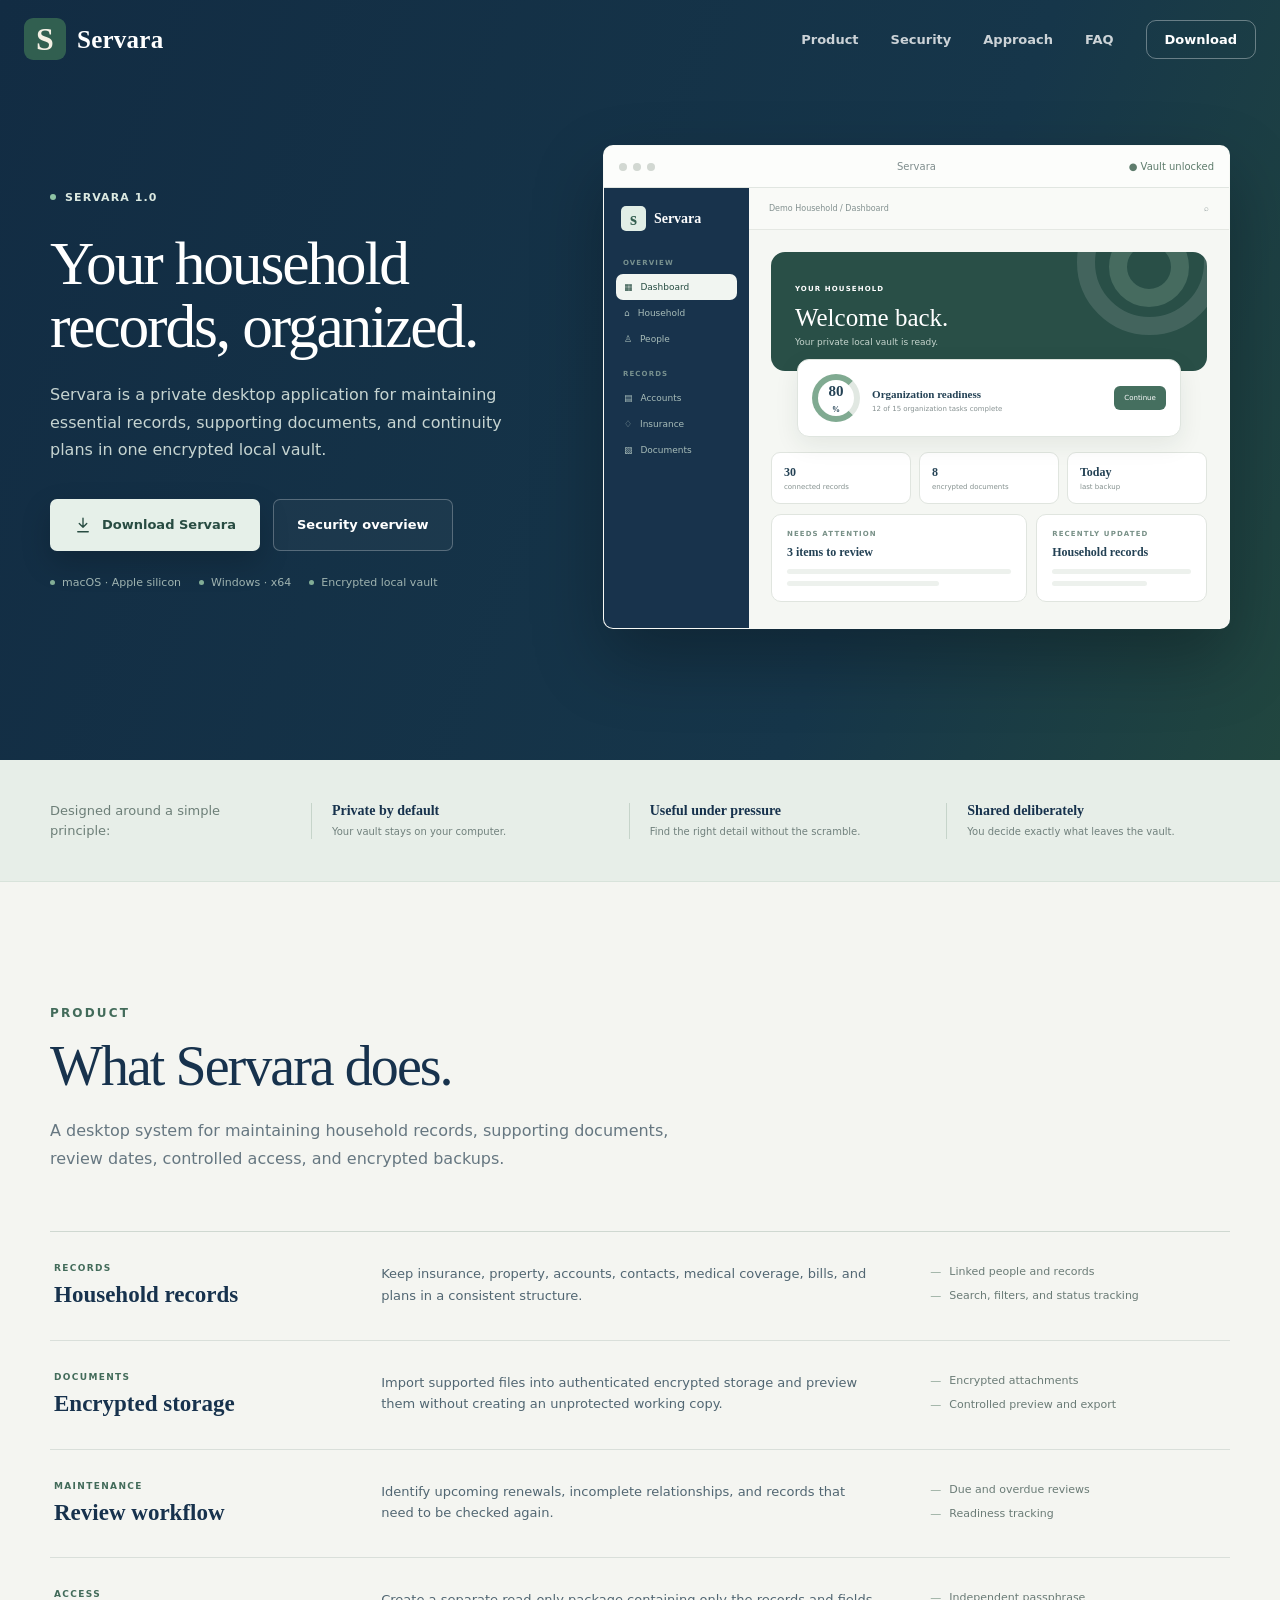
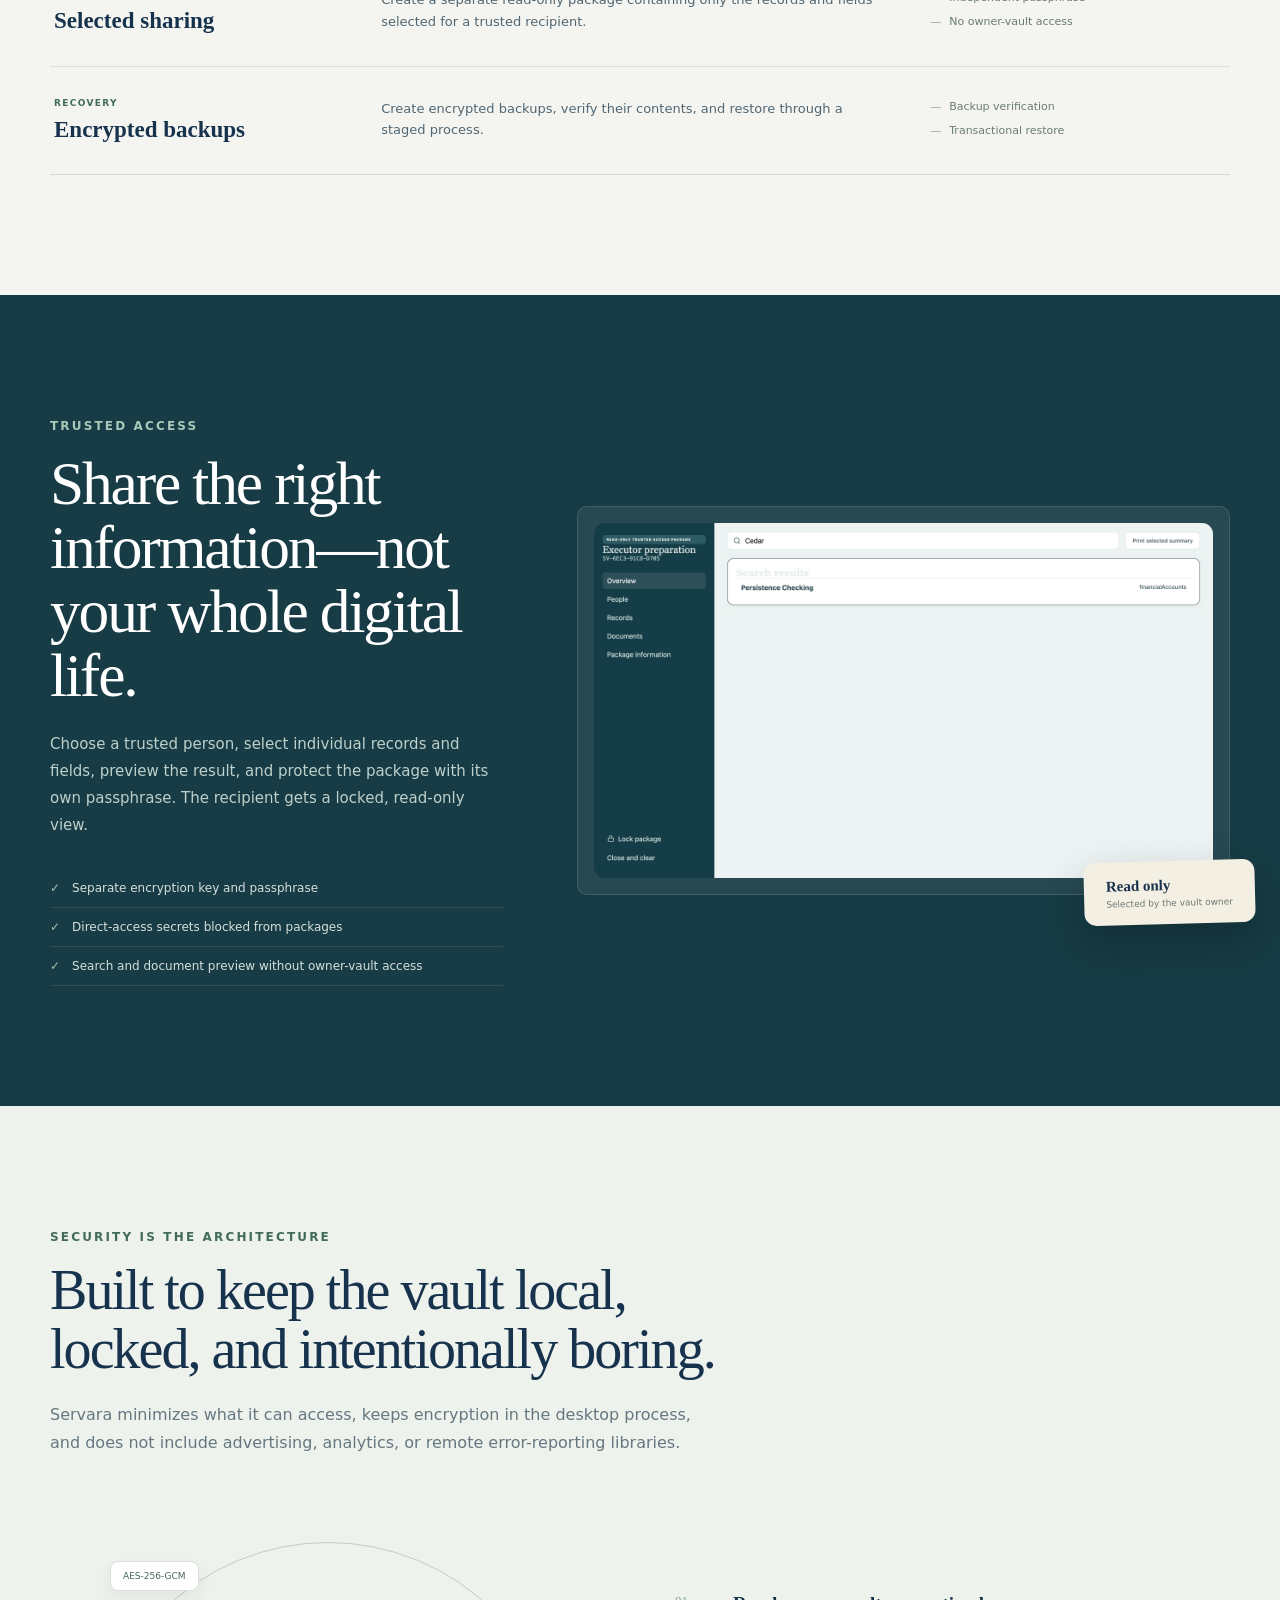
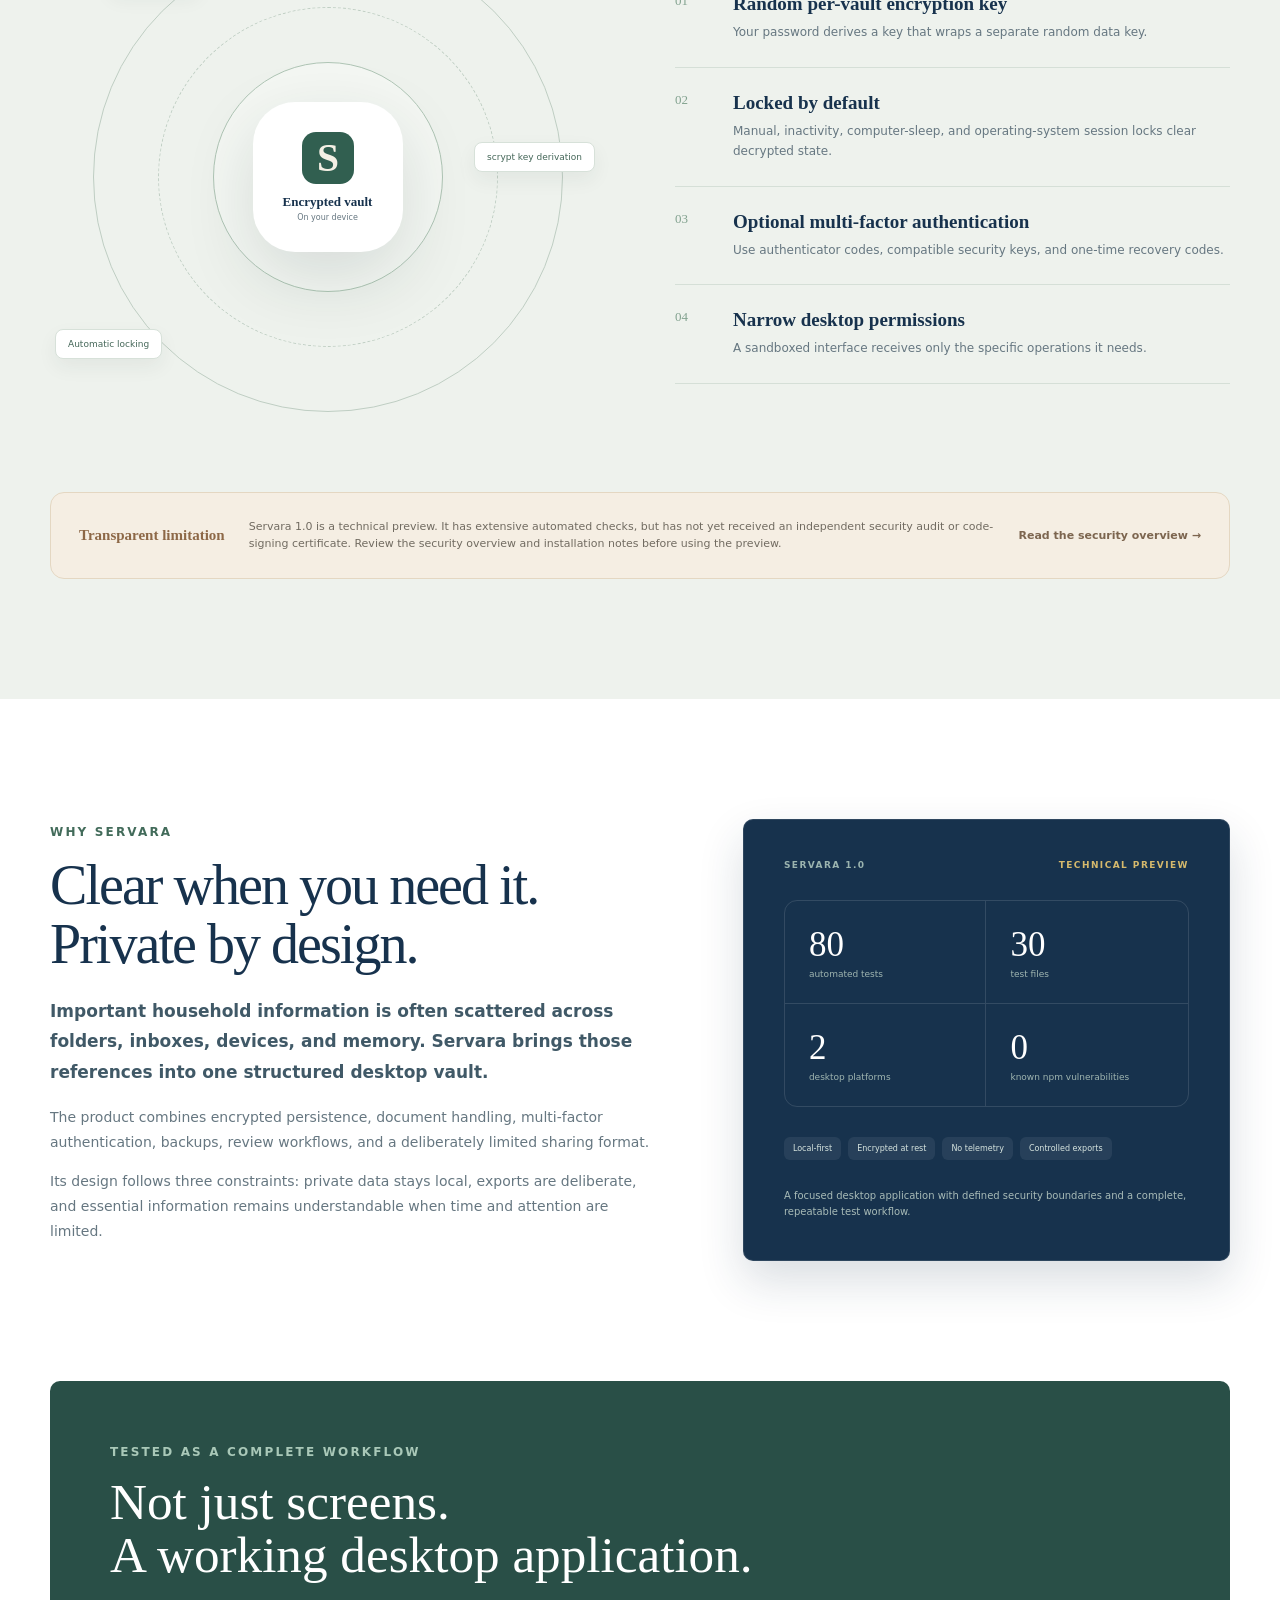
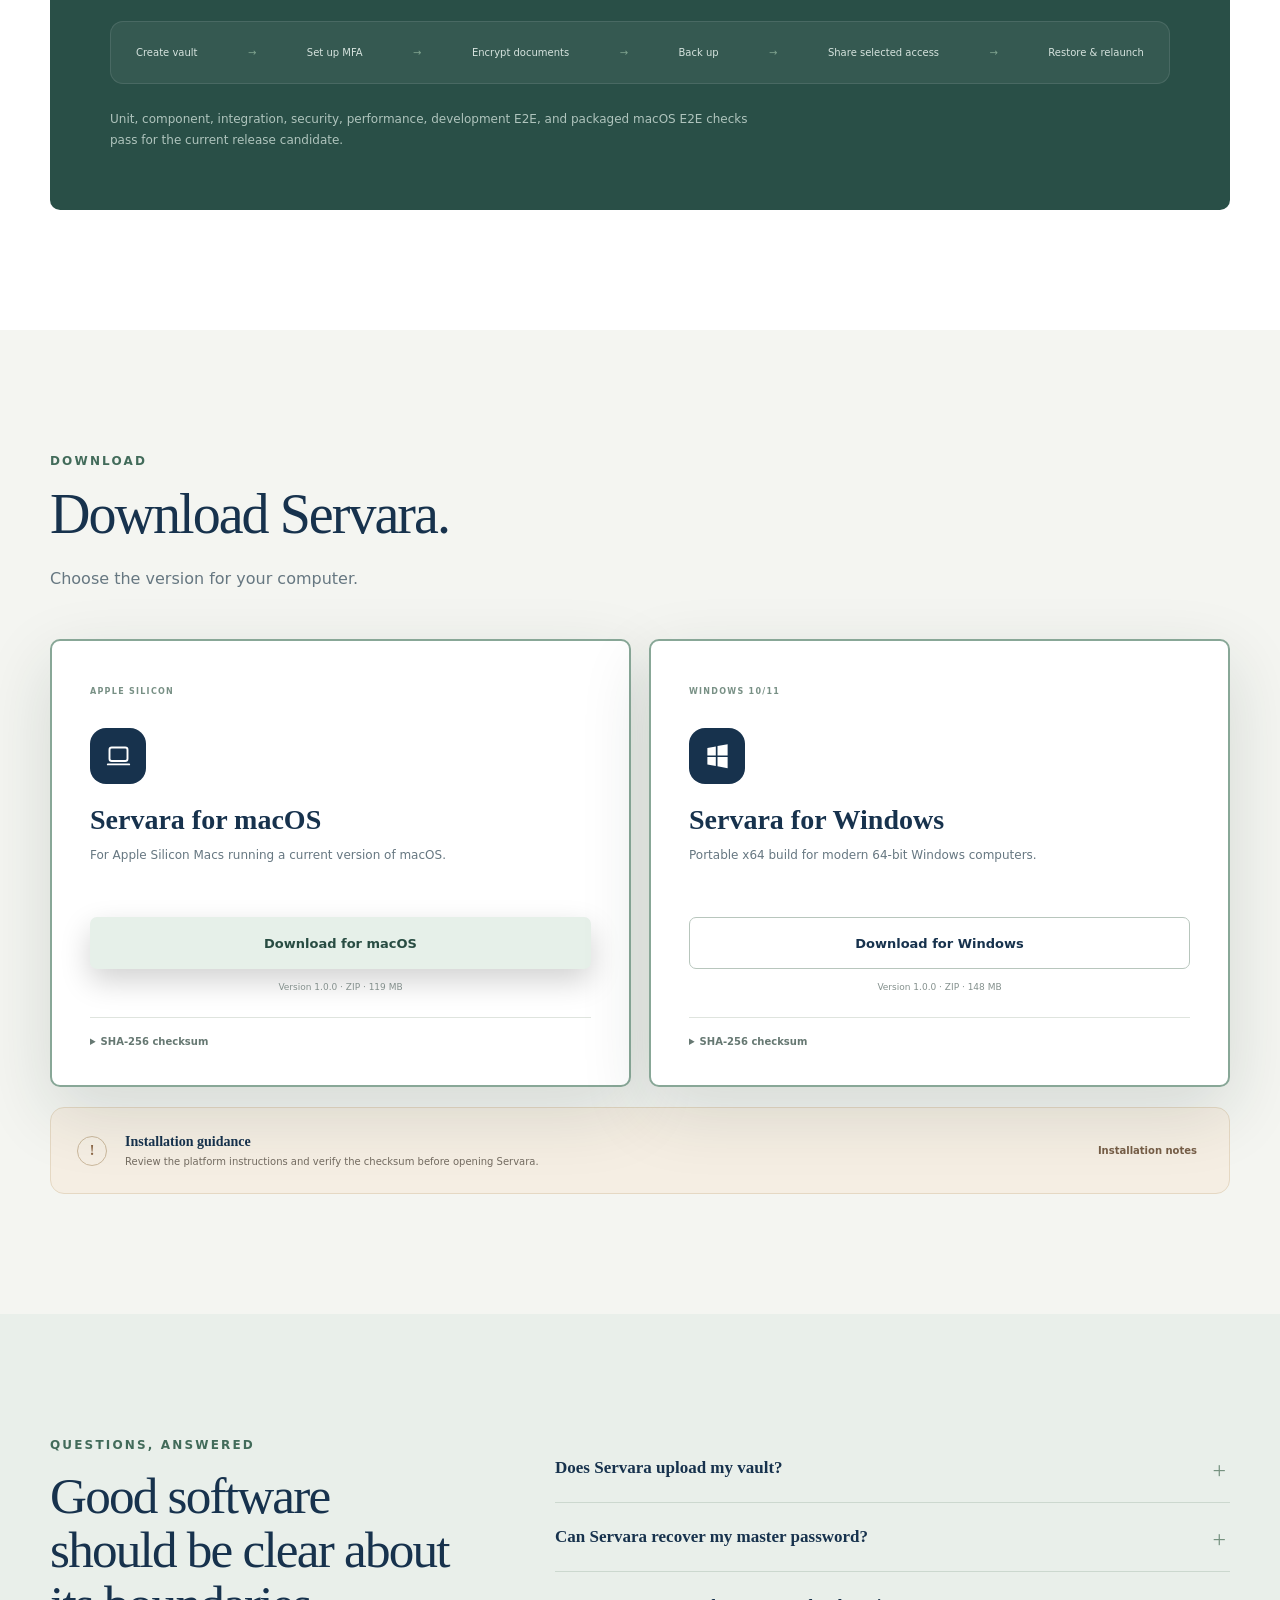
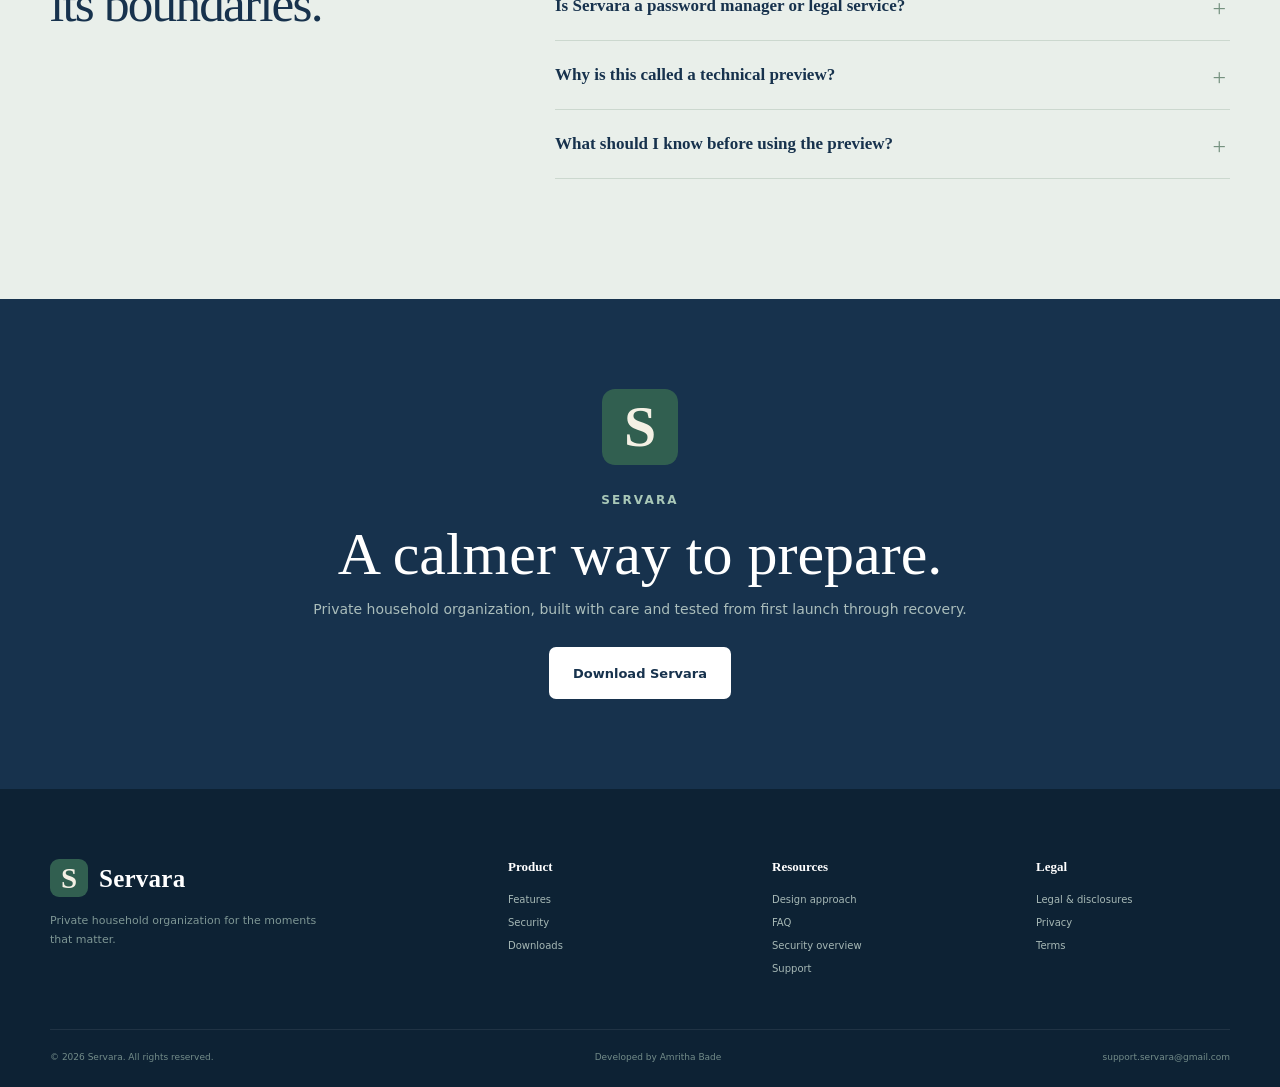
<file: index.html>
<!doctype html>
<html lang="en">
  <head>
    <meta charset="UTF-8" />
    <meta name="viewport" content="width=device-width, initial-scale=1.0" />
    <meta
      name="description"
      content="Servara is a private, offline-first desktop organizer for the household information that matters most."
    />
    <meta name="theme-color" content="#17324d" />
    <meta property="og:title" content="Servara — Your household, thoughtfully organized" />
    <meta
      property="og:description"
      content="A private, encrypted desktop home for documents, plans, and the details your household may need."
    />
    <meta property="og:type" content="website" />
    <link rel="icon" href="assets/servara-mark.svg" type="image/svg+xml" />
    <link rel="stylesheet" href="styles.css" />
    <script src="script.js" defer></script>
    <title>Servara — Private household organization</title>
  </head>
  <body>
    <a class="skip-link" href="#main">Skip to content</a>

    <header class="site-header" data-header>
      <div class="nav-shell">
        <a class="wordmark" href="#top" aria-label="Servara home">
          <img src="assets/servara-mark.svg" alt="" width="42" height="42" />
          <span>Servara</span>
        </a>
        <button class="menu-button" type="button" aria-expanded="false" aria-controls="site-nav">
          <span></span><span></span><span></span><span class="sr-only">Open navigation</span>
        </button>
        <nav id="site-nav" aria-label="Primary navigation">
          <a href="#product">Product</a>
          <a href="#security">Security</a>
          <a href="#story">Approach</a>
          <a href="#faq">FAQ</a>
          <a class="nav-download" href="#download">Download</a>
        </nav>
      </div>
    </header>

    <main id="main">
      <section class="hero" id="top">
        <div class="hero-glow glow-one"></div>
        <div class="hero-glow glow-two"></div>
        <div class="shell hero-grid">
          <div class="hero-copy reveal">
            <div class="status-pill"><span></span> Servara 1.0</div>
            <h1>Your household records, organized.</h1>
            <p class="hero-lede">
              Servara is a private desktop application for maintaining essential records, supporting
              documents, and continuity plans in one encrypted local vault.
            </p>
            <div class="hero-actions">
              <a
                class="button primary"
                data-download-direct
                data-platform="auto"
                href="https://github.com/amrithasb/servara/releases/download/v1.0.0/Servara-1.0.0-macOS-arm64.zip"
              >
                <svg aria-hidden="true" viewBox="0 0 24 24">
                  <path d="M12 3v12m-5-5 5 5 5-5M5 21h14" />
                </svg>
                <span>Download Servara</span>
              </a>
              <a class="button secondary" href="#security">Security overview</a>
            </div>
            <div class="hero-notes" aria-label="Product highlights">
              <span><i></i> macOS · Apple silicon</span>
              <span><i></i> Windows · x64</span>
              <span><i></i> Encrypted local vault</span>
            </div>
          </div>

          <div class="product-frame reveal" aria-label="Servara dashboard preview">
            <div class="window-bar">
              <div class="window-dots"><i></i><i></i><i></i></div>
              <span>Servara</span>
              <span class="window-lock">● Vault unlocked</span>
            </div>
            <div class="app-preview">
              <aside class="preview-sidebar">
                <div class="preview-brand"><b>s</b><strong>Servara</strong></div>
                <small>OVERVIEW</small>
                <div class="preview-nav active"><span>▦</span> Dashboard</div>
                <div class="preview-nav"><span>⌂</span> Household</div>
                <div class="preview-nav"><span>♙</span> People</div>
                <small>RECORDS</small>
                <div class="preview-nav"><span>▤</span> Accounts</div>
                <div class="preview-nav"><span>♢</span> Insurance</div>
                <div class="preview-nav"><span>▧</span> Documents</div>
              </aside>
              <div class="preview-main">
                <div class="preview-topbar"><span>Demo Household / Dashboard</span><b>⌕</b></div>
                <div class="preview-content">
                  <div class="welcome-card">
                    <small>YOUR HOUSEHOLD</small>
                    <h2>Welcome back.</h2>
                    <p>Your private local vault is ready.</p>
                    <span class="orbit orbit-one"></span><span class="orbit orbit-two"></span>
                  </div>
                  <div class="readiness-card">
                    <div class="score">80<small>%</small></div>
                    <div>
                      <b>Organization readiness</b>
                      <p>12 of 15 organization tasks complete</p>
                    </div>
                    <span class="mini-button">Continue</span>
                  </div>
                  <div class="preview-stats">
                    <div><span>30</span><small>connected records</small></div>
                    <div><span>8</span><small>encrypted documents</small></div>
                    <div><span>Today</span><small>last backup</small></div>
                  </div>
                  <div class="preview-bottom">
                    <div>
                      <small>NEEDS ATTENTION</small><b>3 items to review</b><span></span
                      ><span></span>
                    </div>
                    <div>
                      <small>RECENTLY UPDATED</small><b>Household records</b><span></span
                      ><span></span>
                    </div>
                  </div>
                </div>
              </div>
            </div>
          </div>
        </div>
      </section>

      <section class="trust-strip" aria-label="Servara principles">
        <div class="shell trust-grid">
          <p>Designed around a simple principle:</p>
          <div>
            <strong>Private by default</strong><span>Your vault stays on your computer.</span>
          </div>
          <div>
            <strong>Useful under pressure</strong
            ><span>Find the right detail without the scramble.</span>
          </div>
          <div>
            <strong>Shared deliberately</strong
            ><span>You decide exactly what leaves the vault.</span>
          </div>
        </div>
      </section>

      <section class="section product-section" id="product">
        <div class="shell">
          <div class="section-heading reveal">
            <span class="eyebrow">PRODUCT</span>
            <h2>What Servara does.</h2>
            <p>
              A desktop system for maintaining household records, supporting documents, review
              dates, controlled access, and encrypted backups.
            </p>
          </div>
          <div class="capability-list">
            <article class="capability reveal">
              <div class="capability-name">
                <span>Records</span>
                <h3>Household records</h3>
              </div>
              <p>
                Keep insurance, property, accounts, contacts, medical coverage, bills, and plans in
                a consistent structure.
              </p>
              <ul>
                <li>Linked people and records</li>
                <li>Search, filters, and status tracking</li>
              </ul>
            </article>
            <article class="capability reveal">
              <div class="capability-name">
                <span>Documents</span>
                <h3>Encrypted storage</h3>
              </div>
              <p>
                Import supported files into authenticated encrypted storage and preview them without
                creating an unprotected working copy.
              </p>
              <ul>
                <li>Encrypted attachments</li>
                <li>Controlled preview and export</li>
              </ul>
            </article>
            <article class="capability reveal">
              <div class="capability-name">
                <span>Maintenance</span>
                <h3>Review workflow</h3>
              </div>
              <p>
                Identify upcoming renewals, incomplete relationships, and records that need to be
                checked again.
              </p>
              <ul>
                <li>Due and overdue reviews</li>
                <li>Readiness tracking</li>
              </ul>
            </article>
            <article class="capability reveal">
              <div class="capability-name">
                <span>Access</span>
                <h3>Selected sharing</h3>
              </div>
              <p>
                Create a separate read-only package containing only the records and fields selected
                for a trusted recipient.
              </p>
              <ul>
                <li>Independent passphrase</li>
                <li>No owner-vault access</li>
              </ul>
            </article>
            <article class="capability reveal">
              <div class="capability-name">
                <span>Recovery</span>
                <h3>Encrypted backups</h3>
              </div>
              <p>
                Create encrypted backups, verify their contents, and restore through a staged
                process.
              </p>
              <ul>
                <li>Backup verification</li>
                <li>Transactional restore</li>
              </ul>
            </article>
          </div>
        </div>
      </section>

      <section class="section access-section">
        <div class="shell access-grid">
          <div class="access-copy reveal">
            <span class="eyebrow light">TRUSTED ACCESS</span>
            <h2>Share the right information—not your whole digital life.</h2>
            <p>
              Choose a trusted person, select individual records and fields, preview the result, and
              protect the package with its own passphrase. The recipient gets a locked, read-only
              view.
            </p>
            <ul>
              <li><span>✓</span> Separate encryption key and passphrase</li>
              <li><span>✓</span> Direct-access secrets blocked from packages</li>
              <li><span>✓</span> Search and document preview without owner-vault access</li>
            </ul>
          </div>
          <div class="access-visual reveal">
            <img
              src="assets/trusted-access.png"
              alt="Servara read-only Trusted Access package viewer"
            />
            <div class="floating-note">
              <b>Read only</b><span>Selected by the vault owner</span>
            </div>
          </div>
        </div>
      </section>

      <section class="section security-section" id="security">
        <div class="shell">
          <div class="security-heading reveal">
            <span class="eyebrow">SECURITY IS THE ARCHITECTURE</span>
            <h2>Built to keep the vault local,<br />locked, and intentionally boring.</h2>
            <p>
              Servara minimizes what it can access, keeps encryption in the desktop process, and
              does not include advertising, analytics, or remote error-reporting libraries.
            </p>
          </div>
          <div class="security-layout">
            <div class="security-diagram reveal" aria-label="Servara encryption model">
              <div class="diagram-ring ring-three"></div>
              <div class="diagram-ring ring-two"></div>
              <div class="diagram-ring ring-one"></div>
              <div class="diagram-core">
                <img src="assets/servara-mark.svg" alt="" /><b>Encrypted vault</b
                ><span>On your device</span>
              </div>
              <span class="diagram-label label-one">AES-256-GCM</span>
              <span class="diagram-label label-two">scrypt key derivation</span>
              <span class="diagram-label label-three">Automatic locking</span>
            </div>
            <div class="security-list">
              <article class="reveal">
                <span>01</span>
                <div>
                  <h3>Random per-vault encryption key</h3>
                  <p>Your password derives a key that wraps a separate random data key.</p>
                </div>
              </article>
              <article class="reveal">
                <span>02</span>
                <div>
                  <h3>Locked by default</h3>
                  <p>
                    Manual, inactivity, computer-sleep, and operating-system session locks clear
                    decrypted state.
                  </p>
                </div>
              </article>
              <article class="reveal">
                <span>03</span>
                <div>
                  <h3>Optional multi-factor authentication</h3>
                  <p>
                    Use authenticator codes, compatible security keys, and one-time recovery codes.
                  </p>
                </div>
              </article>
              <article class="reveal">
                <span>04</span>
                <div>
                  <h3>Narrow desktop permissions</h3>
                  <p>A sandboxed interface receives only the specific operations it needs.</p>
                </div>
              </article>
            </div>
          </div>
          <div class="security-note reveal">
            <strong>Transparent limitation</strong>
            <p>
              Servara 1.0 is a technical preview. It has extensive automated checks, but has not yet
              received an independent security audit or code-signing certificate. Review the
              security overview and installation notes before using the preview.
            </p>
            <a href="security.html">Read the security overview →</a>
          </div>
        </div>
      </section>

      <section class="section story-section" id="story">
        <div class="shell story-grid">
          <div class="story-copy reveal">
            <span class="eyebrow">WHY SERVARA</span>
            <h2>Clear when you need it. Private by design.</h2>
            <p class="story-lede">
              Important household information is often scattered across folders, inboxes, devices,
              and memory. Servara brings those references into one structured desktop vault.
            </p>
            <p>
              The product combines encrypted persistence, document handling, multi-factor
              authentication, backups, review workflows, and a deliberately limited sharing format.
            </p>
            <p>
              Its design follows three constraints: private data stays local, exports are
              deliberate, and essential information remains understandable when time and attention
              are limited.
            </p>
          </div>
          <div class="project-card reveal">
            <div class="project-card-top"><span>SERVARA 1.0</span><i>TECHNICAL PREVIEW</i></div>
            <dl>
              <div>
                <dt>80</dt>
                <dd>automated tests</dd>
              </div>
              <div>
                <dt>30</dt>
                <dd>test files</dd>
              </div>
              <div>
                <dt>2</dt>
                <dd>desktop platforms</dd>
              </div>
              <div>
                <dt>0</dt>
                <dd>known npm vulnerabilities</dd>
              </div>
            </dl>
            <div class="tool-list">
              <span>Local-first</span><span>Encrypted at rest</span><span>No telemetry</span
              ><span>Controlled exports</span>
            </div>
            <p>
              A focused desktop application with defined security boundaries and a complete,
              repeatable test workflow.
            </p>
          </div>
        </div>
      </section>

      <section class="section testing-section">
        <div class="shell">
          <div class="testing-card reveal">
            <div>
              <span class="eyebrow light">TESTED AS A COMPLETE WORKFLOW</span>
              <h2>Not just screens.<br />A working desktop application.</h2>
            </div>
            <div class="test-flow" aria-label="Tested application workflow">
              <span>Create vault</span><i>→</i><span>Set up MFA</span><i>→</i
              ><span>Encrypt documents</span><i>→</i><span>Back up</span><i>→</i
              ><span>Share selected access</span><i>→</i><span>Restore & relaunch</span>
            </div>
            <p>
              Unit, component, integration, security, performance, development E2E, and packaged
              macOS E2E checks pass for the current release candidate.
            </p>
          </div>
        </div>
      </section>

      <section class="section download-section" id="download">
        <div class="shell">
          <div class="download-heading reveal">
            <span class="eyebrow">DOWNLOAD</span>
            <h2>Download Servara.</h2>
            <p>Choose the version for your computer.</p>
          </div>
          <div class="download-grid">
            <article class="download-card recommended reveal" data-platform-card="mac">
              <span class="recommended-label">APPLE SILICON</span>
              <div class="platform-icon" aria-hidden="true">
                <svg viewBox="0 0 24 24">
                  <rect x="4" y="4" width="16" height="12" rx="2"></rect>
                  <path d="M2.5 19h19"></path>
                </svg>
              </div>
              <h3>Servara for macOS</h3>
              <p>For Apple Silicon Macs running a current version of macOS.</p>
              <a
                class="button primary full"
                data-download-direct
                data-platform="mac"
                href="https://github.com/amrithasb/servara/releases/download/v1.0.0/Servara-1.0.0-macOS-arm64.zip"
              >
                Download for macOS
              </a>
              <small>Version 1.0.0 · ZIP · 119 MB</small>
              <details>
                <summary>SHA-256 checksum</summary>
                <div class="checksum">
                  <code>5959624fc6d5e88fb925389e3cf81b25b2a07f252b62e43d5306edd5dd21aa61</code
                  ><button type="button" data-copy-checksum aria-label="Copy macOS checksum">
                    Copy
                  </button>
                </div>
              </details>
            </article>
            <article class="download-card reveal" data-platform-card="windows">
              <span class="recommended-label">WINDOWS 10/11</span>
              <div class="platform-icon" aria-hidden="true">
                <svg class="windows-mark" viewBox="0 0 24 24">
                  <path
                    d="M3 4.5 10.5 3v8H3zm9-1.8L21 1v10h-9zM3 12.5h7.5v8L3 19zm9 0h9v10l-9-1.8z"
                  ></path>
                </svg>
              </div>
              <h3>Servara for Windows</h3>
              <p>Portable x64 build for modern 64-bit Windows computers.</p>
              <a
                class="button secondary dark full"
                data-download-direct
                data-platform="windows"
                href="https://github.com/amrithasb/servara/releases/download/v1.0.0/Servara-1.0.0-Windows-x64-portable.zip"
              >
                Download for Windows
              </a>
              <small>Version 1.0.0 · ZIP · 148 MB</small>
              <details>
                <summary>SHA-256 checksum</summary>
                <div class="checksum">
                  <code>234a2dd6cb96027fc7ee232a562033a0e6a02d02773340097500d943cb2999ae</code
                  ><button type="button" data-copy-checksum aria-label="Copy Windows checksum">
                    Copy
                  </button>
                </div>
              </details>
            </article>
          </div>
          <div class="install-note reveal">
            <span>!</span>
            <div>
              <strong>Installation guidance</strong>
              <p>
                Review the platform instructions and verify the checksum before opening Servara.
              </p>
            </div>
            <button type="button" data-install-open>Installation notes</button>
          </div>
        </div>
      </section>

      <section class="section faq-section" id="faq">
        <div class="shell faq-grid">
          <div class="faq-heading reveal">
            <span class="eyebrow">QUESTIONS, ANSWERED</span>
            <h2>Good software should be clear about its boundaries.</h2>
          </div>
          <div class="faq-list">
            <details class="reveal">
              <summary>Does Servara upload my vault?</summary>
              <p>
                No. The desktop preview is local-first. Optional shared-vault infrastructure is
                disabled until production services are configured, and Servara includes no analytics
                or advertising.
              </p>
            </details>
            <details class="reveal">
              <summary>Can Servara recover my master password?</summary>
              <p>
                No. There is no password-recovery bypass. Keep your password and an independent
                encrypted backup somewhere safe.
              </p>
            </details>
            <details class="reveal">
              <summary>Is Servara a password manager or legal service?</summary>
              <p>
                No. Servara organizes references and instructions. It does not store account
                passwords, execute transfers, create legal authority, or provide legal, financial,
                tax, medical, or estate-planning advice.
              </p>
            </details>
            <details class="reveal">
              <summary>Why is this called a technical preview?</summary>
              <p>
                The application and workflows have passed the project’s automated and packaged
                tests, but public-release work remains: code signing, notarization, native Windows
                QA, independent reviews, and support infrastructure.
              </p>
            </details>
            <details class="reveal">
              <summary>What should I know before using the preview?</summary>
              <p>
                Servara has not completed code signing or independent security review. Keep original
                documents and current backups, and review the published security overview before
                deciding whether the preview suits your needs.
              </p>
            </details>
          </div>
        </div>
      </section>

      <section class="closing-section">
        <div class="shell closing-card reveal">
          <img src="assets/servara-mark.svg" alt="" width="76" height="76" />
          <span class="eyebrow light">SERVARA</span>
          <h2>A calmer way to prepare.</h2>
          <p>
            Private household organization, built with care and tested from first launch through
            recovery.
          </p>
          <a class="button light-button" href="#download">Download Servara</a>
        </div>
      </section>
    </main>

    <footer>
      <div class="shell footer-grid">
        <div>
          <a class="wordmark footer-wordmark" href="#top"
            ><img src="assets/servara-mark.svg" alt="" width="38" height="38" /><span
              >Servara</span
            ></a
          >
          <p>Private household organization for the moments that matter.</p>
        </div>
        <div>
          <strong>Product</strong><a href="#product">Features</a><a href="#security">Security</a
          ><a href="#download">Downloads</a>
        </div>
        <div>
          <strong>Resources</strong><a href="#story">Design approach</a><a href="#faq">FAQ</a
          ><a href="security.html">Security overview</a
          ><a href="mailto:support.servara@gmail.com">Support</a>
        </div>
        <div>
          <strong>Legal</strong><a href="legal.html">Legal & disclosures</a
          ><a href="privacy.html">Privacy</a><a href="terms.html">Terms</a>
        </div>
      </div>
      <div class="shell footer-bottom">
        <span>© <span data-year></span> Servara. All rights reserved.</span>
        <span>Developed by Amritha Bade</span>
        <a href="mailto:support.servara@gmail.com">support.servara@gmail.com</a>
      </div>
    </footer>

    <dialog class="install-dialog" data-install-dialog aria-labelledby="install-title">
      <button class="dialog-close" type="button" data-install-close aria-label="Close">×</button>
      <p class="eyebrow">INSTALLATION</p>
      <h2 id="install-title">Running Servara</h2>
      <div class="install-tabs" role="tablist" aria-label="Installation platform">
        <button type="button" role="tab" aria-selected="true" data-install-tab="mac">macOS</button>
        <button type="button" role="tab" aria-selected="false" data-install-tab="windows">
          Windows
        </button>
      </div>
      <div data-install-panel="mac">
        <ol>
          <li>Download and unzip the macOS archive.</li>
          <li>Move <strong>Servara.app</strong> into Applications.</li>
          <li>Verify the SHA-256 checksum shown on this page.</li>
          <li>
            Because the preview is unsigned, macOS will warn that it cannot verify the developer.
            Only override Gatekeeper if you trust this project and understand the risk.
          </li>
        </ol>
      </div>
      <div data-install-panel="windows" hidden>
        <ol>
          <li>Download and unzip the Windows archive.</li>
          <li>Verify the SHA-256 checksum shown on this page.</li>
          <li>Open <strong>Servara.exe</strong> from the extracted folder.</li>
          <li>
            Windows SmartScreen may warn about an unrecognized application because the preview is
            unsigned. Continue only if you trust this project and understand the risk.
          </li>
        </ol>
      </div>
      <p class="install-caution">Never disable system-wide security protections to run Servara.</p>
    </dialog>
  </body>
</html>
</file>
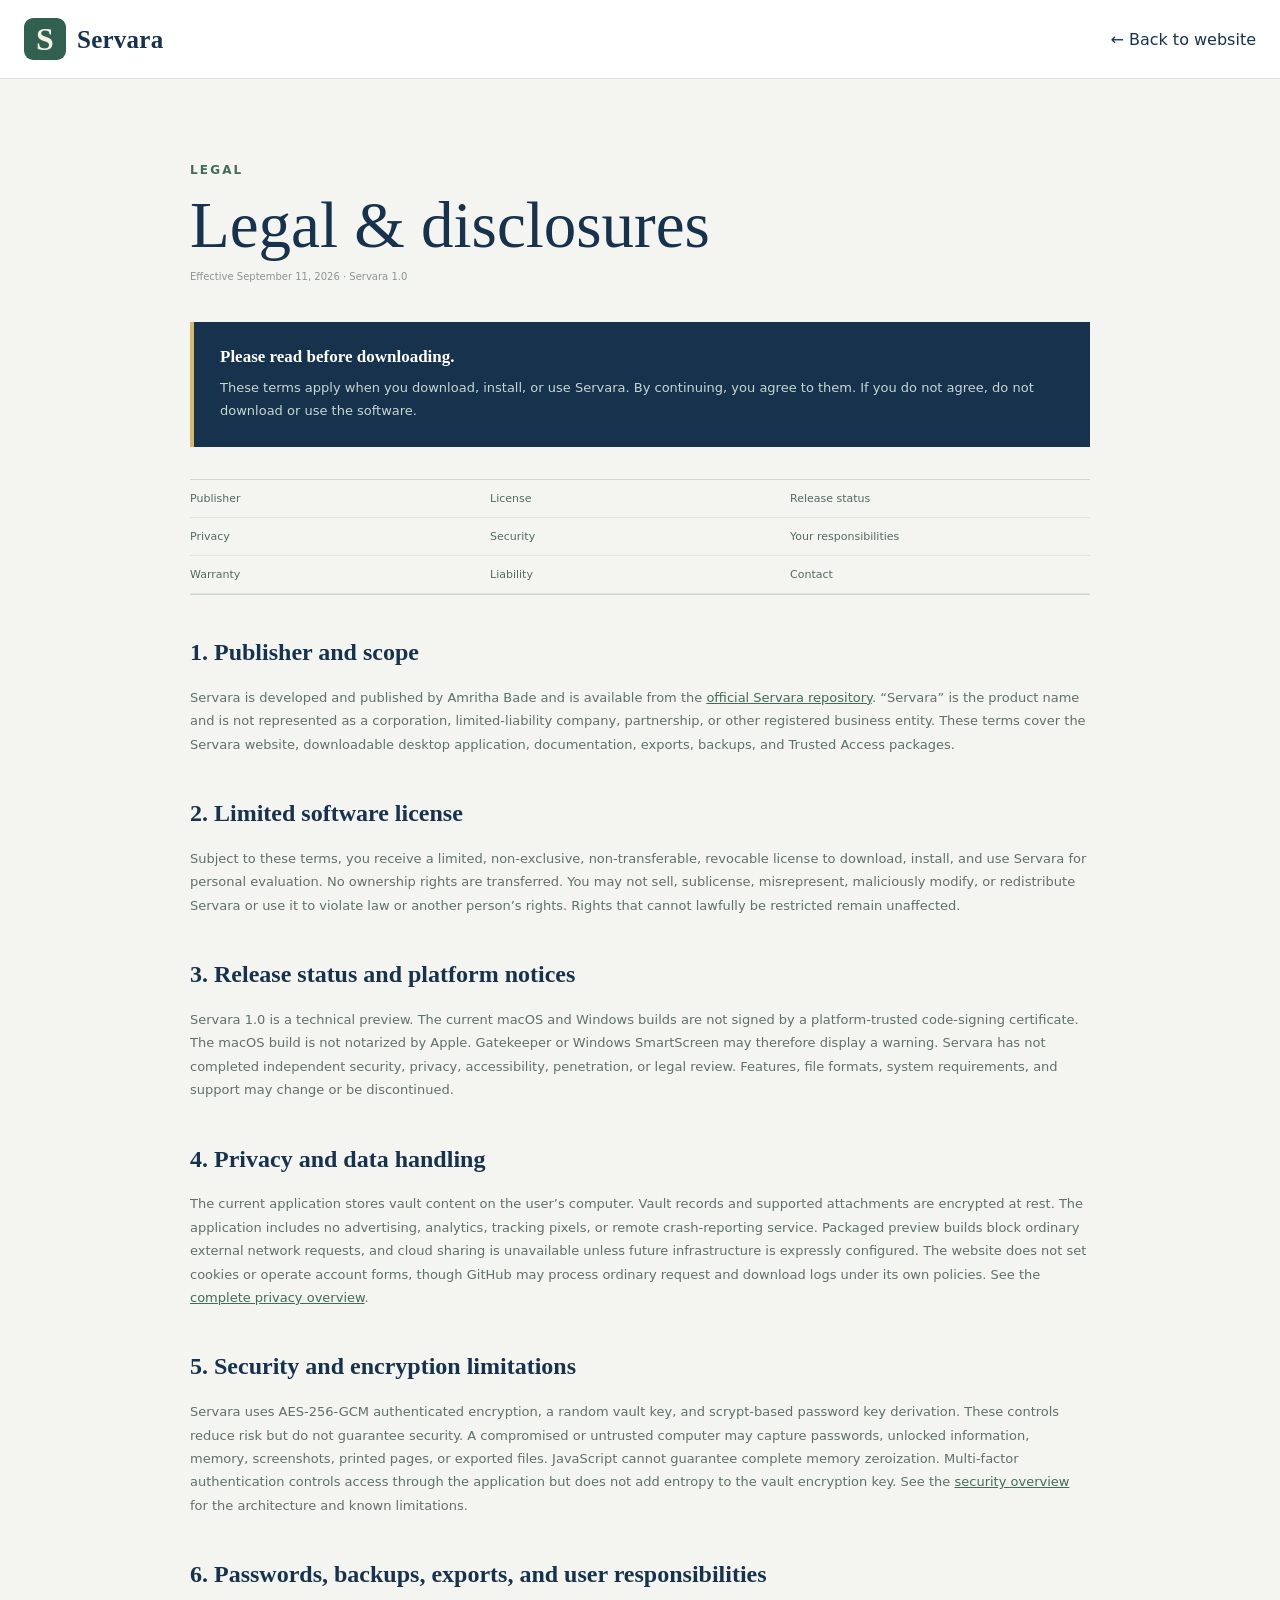
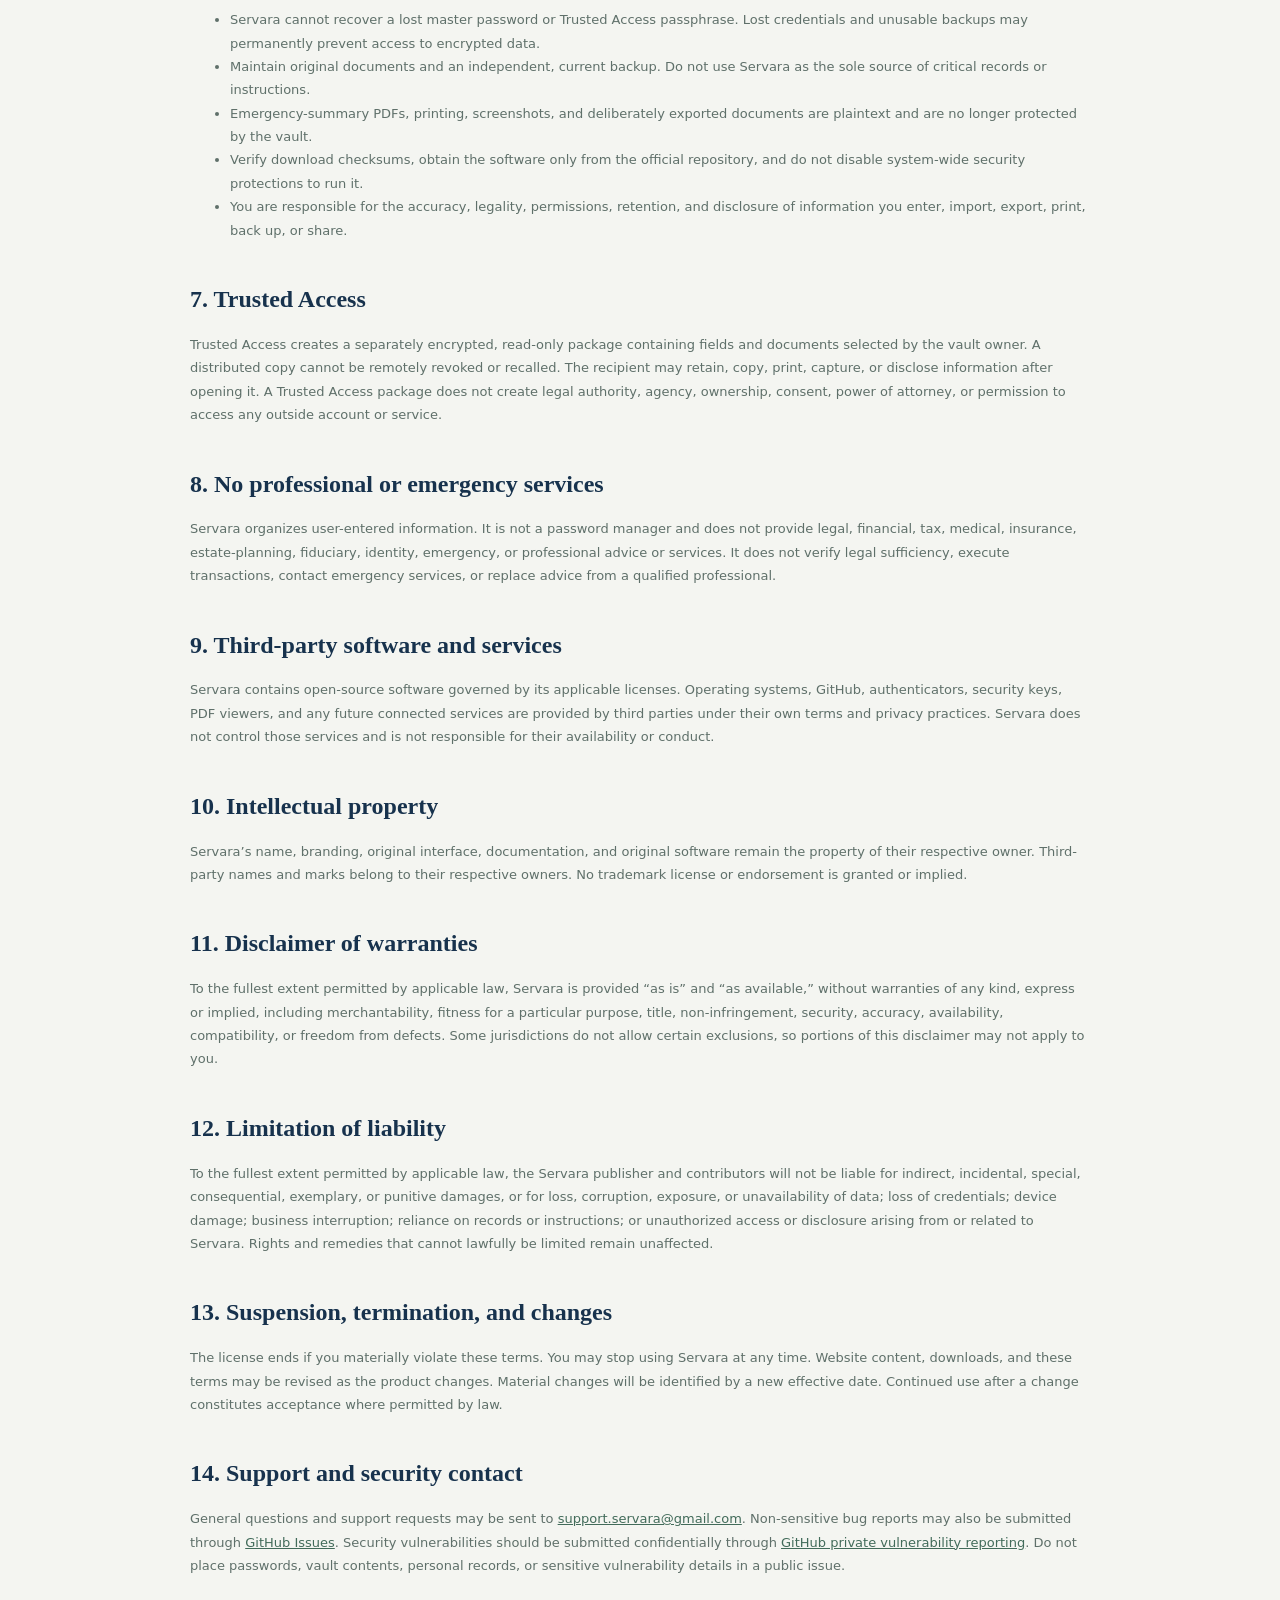
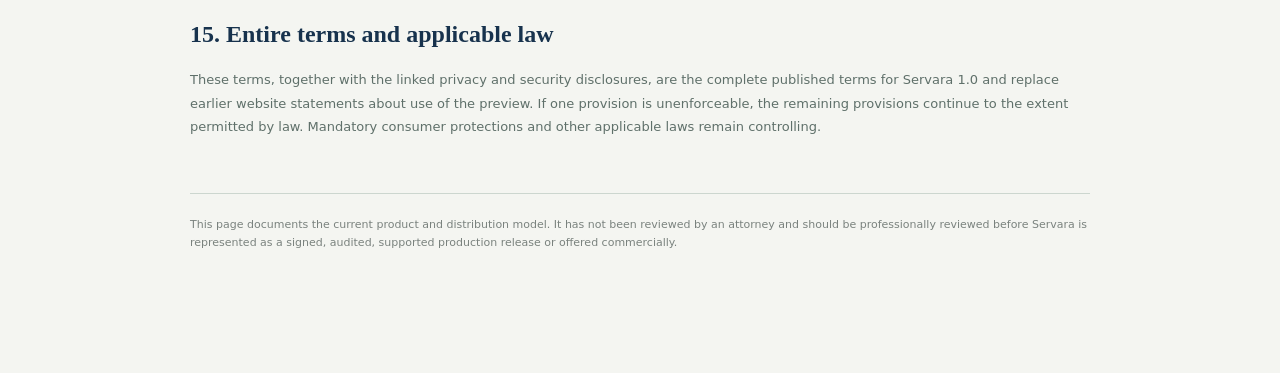
<file: legal.html>
<!doctype html>
<html lang="en">
  <head>
    <meta charset="UTF-8" />
    <meta name="viewport" content="width=device-width, initial-scale=1.0" />
    <meta
      name="description"
      content="Servara software terms, privacy information, security disclosures, and legal notices."
    />
    <link rel="icon" href="assets/servara-mark.svg" type="image/svg+xml" />
    <link rel="stylesheet" href="styles.css" />
    <title>Legal & Disclosures — Servara</title>
  </head>
  <body class="legal-page">
    <header class="site-header legal-header">
      <div class="nav-shell">
        <a class="wordmark" href="index.html"
          ><img src="assets/servara-mark.svg" alt="" width="42" height="42" /><span
            >Servara</span
          ></a
        ><a href="index.html">← Back to website</a>
      </div>
    </header>
    <main class="legal-main legal-complete">
      <span class="eyebrow">LEGAL</span>
      <h1>Legal & disclosures</h1>
      <p class="updated">Effective September 11, 2026 · Servara 1.0</p>

      <div class="legal-notice">
        <strong>Please read before downloading.</strong>
        <p>
          These terms apply when you download, install, or use Servara. By continuing, you agree to
          them. If you do not agree, do not download or use the software.
        </p>
      </div>

      <nav class="legal-toc" aria-label="Legal page contents">
        <a href="#publisher">Publisher</a><a href="#license">License</a
        ><a href="#release-status">Release status</a><a href="#privacy">Privacy</a
        ><a href="#security">Security</a><a href="#responsibilities">Your responsibilities</a
        ><a href="#warranty">Warranty</a><a href="#liability">Liability</a
        ><a href="#contact">Contact</a>
      </nav>

      <section id="publisher">
        <h2>1. Publisher and scope</h2>
        <p>
          Servara is developed and published by Amritha Bade and is available from the
          <a href="https://github.com/amrithasb/servara">official Servara repository</a>. “Servara”
          is the product name and is not represented as a corporation, limited-liability company,
          partnership, or other registered business entity. These terms cover the Servara website,
          downloadable desktop application, documentation, exports, backups, and Trusted Access
          packages.
        </p>
      </section>

      <section id="license">
        <h2>2. Limited software license</h2>
        <p>
          Subject to these terms, you receive a limited, non-exclusive, non-transferable, revocable
          license to download, install, and use Servara for personal evaluation. No ownership rights
          are transferred. You may not sell, sublicense, misrepresent, maliciously modify, or
          redistribute Servara or use it to violate law or another person’s rights. Rights that
          cannot lawfully be restricted remain unaffected.
        </p>
      </section>

      <section id="release-status">
        <h2>3. Release status and platform notices</h2>
        <p>
          Servara 1.0 is a technical preview. The current macOS and Windows builds are not signed by
          a platform-trusted code-signing certificate. The macOS build is not notarized by Apple.
          Gatekeeper or Windows SmartScreen may therefore display a warning. Servara has not
          completed independent security, privacy, accessibility, penetration, or legal review.
          Features, file formats, system requirements, and support may change or be discontinued.
        </p>
      </section>

      <section id="privacy">
        <h2>4. Privacy and data handling</h2>
        <p>
          The current application stores vault content on the user’s computer. Vault records and
          supported attachments are encrypted at rest. The application includes no advertising,
          analytics, tracking pixels, or remote crash-reporting service. Packaged preview builds
          block ordinary external network requests, and cloud sharing is unavailable unless future
          infrastructure is expressly configured. The website does not set cookies or operate
          account forms, though GitHub may process ordinary request and download logs under its own
          policies. See the <a href="privacy.html">complete privacy overview</a>.
        </p>
      </section>

      <section id="security">
        <h2>5. Security and encryption limitations</h2>
        <p>
          Servara uses AES-256-GCM authenticated encryption, a random vault key, and scrypt-based
          password key derivation. These controls reduce risk but do not guarantee security. A
          compromised or untrusted computer may capture passwords, unlocked information, memory,
          screenshots, printed pages, or exported files. JavaScript cannot guarantee complete memory
          zeroization. Multi-factor authentication controls access through the application but does
          not add entropy to the vault encryption key. See the
          <a href="security.html">security overview</a> for the architecture and known limitations.
        </p>
      </section>

      <section id="responsibilities">
        <h2>6. Passwords, backups, exports, and user responsibilities</h2>
        <ul>
          <li>
            Servara cannot recover a lost master password or Trusted Access passphrase. Lost
            credentials and unusable backups may permanently prevent access to encrypted data.
          </li>
          <li>
            Maintain original documents and an independent, current backup. Do not use Servara as
            the sole source of critical records or instructions.
          </li>
          <li>
            Emergency-summary PDFs, printing, screenshots, and deliberately exported documents are
            plaintext and are no longer protected by the vault.
          </li>
          <li>
            Verify download checksums, obtain the software only from the official repository, and do
            not disable system-wide security protections to run it.
          </li>
          <li>
            You are responsible for the accuracy, legality, permissions, retention, and disclosure
            of information you enter, import, export, print, back up, or share.
          </li>
        </ul>
      </section>

      <section>
        <h2>7. Trusted Access</h2>
        <p>
          Trusted Access creates a separately encrypted, read-only package containing fields and
          documents selected by the vault owner. A distributed copy cannot be remotely revoked or
          recalled. The recipient may retain, copy, print, capture, or disclose information after
          opening it. A Trusted Access package does not create legal authority, agency, ownership,
          consent, power of attorney, or permission to access any outside account or service.
        </p>
      </section>

      <section>
        <h2>8. No professional or emergency services</h2>
        <p>
          Servara organizes user-entered information. It is not a password manager and does not
          provide legal, financial, tax, medical, insurance, estate-planning, fiduciary, identity,
          emergency, or professional advice or services. It does not verify legal sufficiency,
          execute transactions, contact emergency services, or replace advice from a qualified
          professional.
        </p>
      </section>

      <section>
        <h2>9. Third-party software and services</h2>
        <p>
          Servara contains open-source software governed by its applicable licenses. Operating
          systems, GitHub, authenticators, security keys, PDF viewers, and any future connected
          services are provided by third parties under their own terms and privacy practices.
          Servara does not control those services and is not responsible for their availability or
          conduct.
        </p>
      </section>

      <section>
        <h2>10. Intellectual property</h2>
        <p>
          Servara’s name, branding, original interface, documentation, and original software remain
          the property of their respective owner. Third-party names and marks belong to their
          respective owners. No trademark license or endorsement is granted or implied.
        </p>
      </section>

      <section id="warranty">
        <h2>11. Disclaimer of warranties</h2>
        <p>
          To the fullest extent permitted by applicable law, Servara is provided “as is” and “as
          available,” without warranties of any kind, express or implied, including merchantability,
          fitness for a particular purpose, title, non-infringement, security, accuracy,
          availability, compatibility, or freedom from defects. Some jurisdictions do not allow
          certain exclusions, so portions of this disclaimer may not apply to you.
        </p>
      </section>

      <section id="liability">
        <h2>12. Limitation of liability</h2>
        <p>
          To the fullest extent permitted by applicable law, the Servara publisher and contributors
          will not be liable for indirect, incidental, special, consequential, exemplary, or
          punitive damages, or for loss, corruption, exposure, or unavailability of data; loss of
          credentials; device damage; business interruption; reliance on records or instructions; or
          unauthorized access or disclosure arising from or related to Servara. Rights and remedies
          that cannot lawfully be limited remain unaffected.
        </p>
      </section>

      <section>
        <h2>13. Suspension, termination, and changes</h2>
        <p>
          The license ends if you materially violate these terms. You may stop using Servara at any
          time. Website content, downloads, and these terms may be revised as the product changes.
          Material changes will be identified by a new effective date. Continued use after a change
          constitutes acceptance where permitted by law.
        </p>
      </section>

      <section id="contact">
        <h2>14. Support and security contact</h2>
        <p>
          General questions and support requests may be sent to
          <a href="mailto:support.servara@gmail.com">support.servara@gmail.com</a>. Non-sensitive
          bug reports may also be submitted through
          <a href="https://github.com/amrithasb/servara/issues">GitHub Issues</a>. Security
          vulnerabilities should be submitted confidentially through
          <a href="https://github.com/amrithasb/servara/security/advisories/new"
            >GitHub private vulnerability reporting</a
          >. Do not place passwords, vault contents, personal records, or sensitive vulnerability
          details in a public issue.
        </p>
      </section>

      <section>
        <h2>15. Entire terms and applicable law</h2>
        <p>
          These terms, together with the linked privacy and security disclosures, are the complete
          published terms for Servara 1.0 and replace earlier website statements about use of the
          preview. If one provision is unenforceable, the remaining provisions continue to the
          extent permitted by law. Mandatory consumer protections and other applicable laws remain
          controlling.
        </p>
      </section>

      <div class="legal-review-note">
        This page documents the current product and distribution model. It has not been reviewed by
        an attorney and should be professionally reviewed before Servara is represented as a signed,
        audited, supported production release or offered commercially.
      </div>
    </main>
  </body>
</html>
</file>
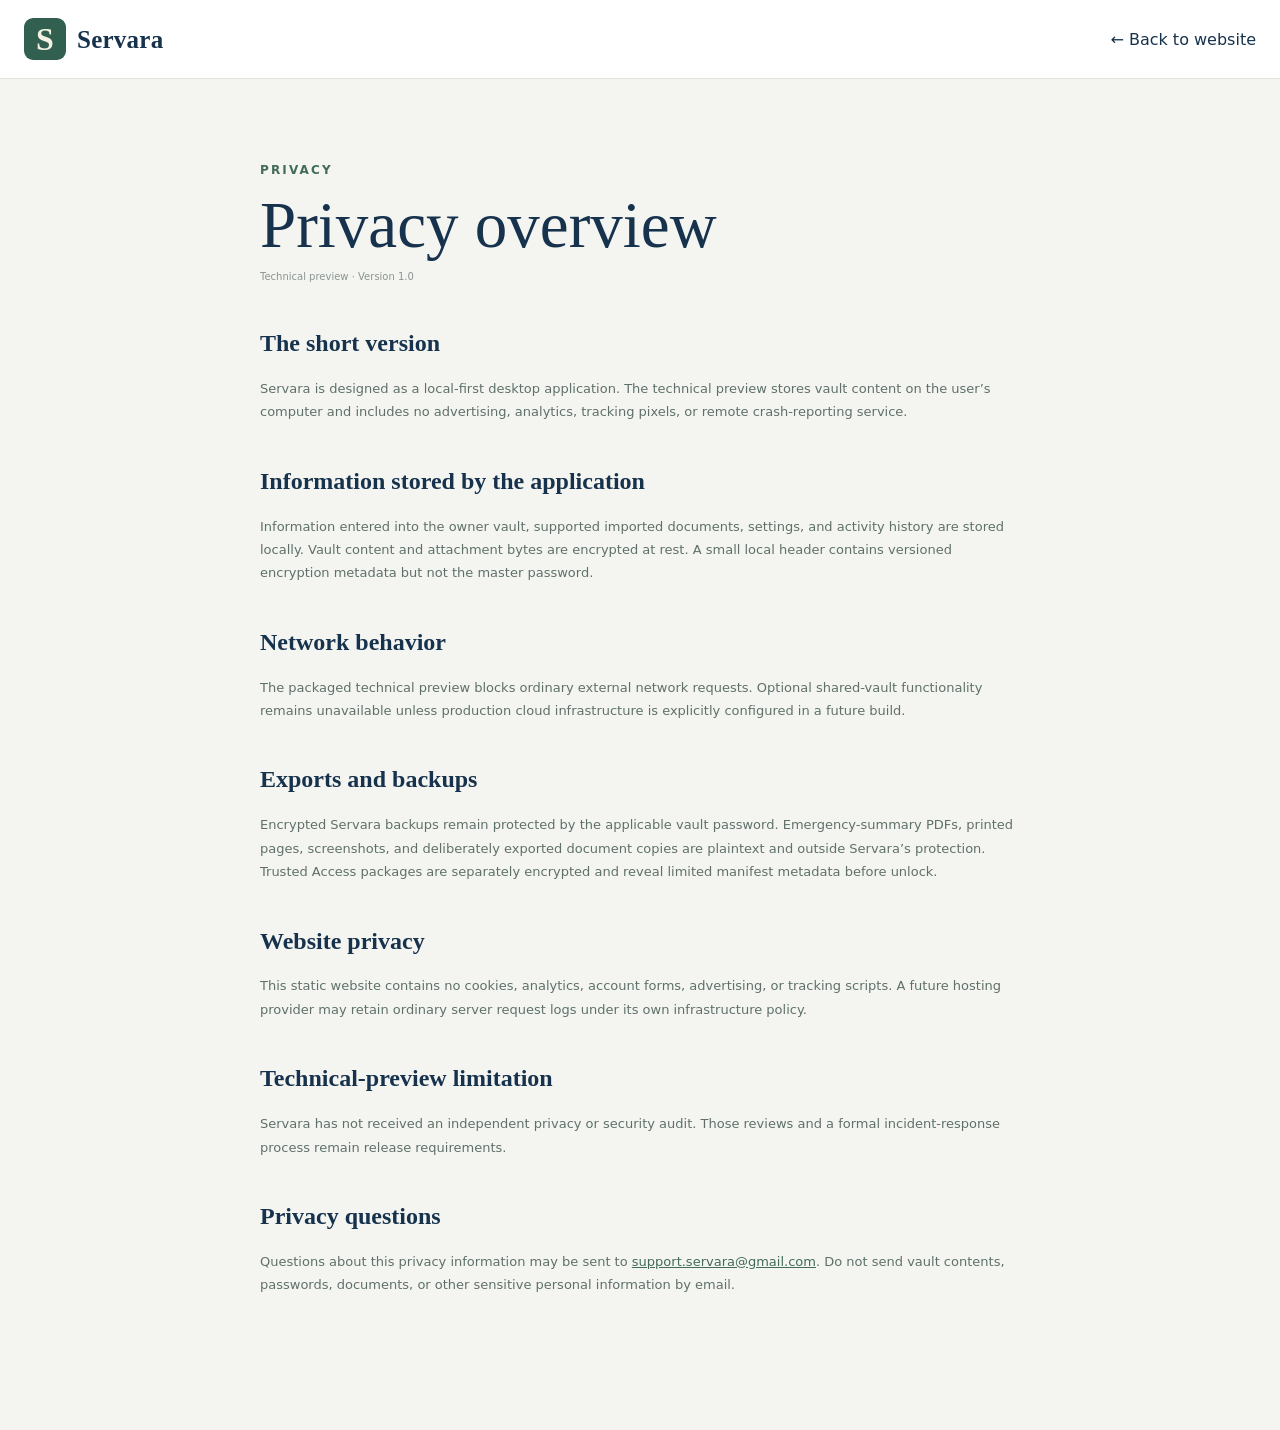
<file: privacy.html>
<!doctype html>
<html lang="en">
  <head>
    <meta charset="UTF-8" />
    <meta name="viewport" content="width=device-width, initial-scale=1.0" />
    <meta name="description" content="Servara technical preview privacy information." />
    <link rel="icon" href="assets/servara-mark.svg" type="image/svg+xml" />
    <link rel="stylesheet" href="styles.css" />
    <title>Privacy — Servara</title>
  </head>
  <body class="legal-page">
    <header class="site-header legal-header">
      <div class="nav-shell">
        <a class="wordmark" href="index.html"
          ><img src="assets/servara-mark.svg" alt="" width="42" height="42" /><span
            >Servara</span
          ></a
        ><a href="index.html">← Back to website</a>
      </div>
    </header>
    <main class="legal-main">
      <span class="eyebrow">PRIVACY</span>
      <h1>Privacy overview</h1>
      <p class="updated">Technical preview · Version 1.0</p>
      <section>
        <h2>The short version</h2>
        <p>
          Servara is designed as a local-first desktop application. The technical preview stores
          vault content on the user’s computer and includes no advertising, analytics, tracking
          pixels, or remote crash-reporting service.
        </p>
      </section>
      <section>
        <h2>Information stored by the application</h2>
        <p>
          Information entered into the owner vault, supported imported documents, settings, and
          activity history are stored locally. Vault content and attachment bytes are encrypted at
          rest. A small local header contains versioned encryption metadata but not the master
          password.
        </p>
      </section>
      <section>
        <h2>Network behavior</h2>
        <p>
          The packaged technical preview blocks ordinary external network requests. Optional
          shared-vault functionality remains unavailable unless production cloud infrastructure is
          explicitly configured in a future build.
        </p>
      </section>
      <section>
        <h2>Exports and backups</h2>
        <p>
          Encrypted Servara backups remain protected by the applicable vault password.
          Emergency-summary PDFs, printed pages, screenshots, and deliberately exported document
          copies are plaintext and outside Servara’s protection. Trusted Access packages are
          separately encrypted and reveal limited manifest metadata before unlock.
        </p>
      </section>
      <section>
        <h2>Website privacy</h2>
        <p>
          This static website contains no cookies, analytics, account forms, advertising, or
          tracking scripts. A future hosting provider may retain ordinary server request logs under
          its own infrastructure policy.
        </p>
      </section>
      <section>
        <h2>Technical-preview limitation</h2>
        <p>
          Servara has not received an independent privacy or security audit. Those reviews and a
          formal incident-response process remain release requirements.
        </p>
      </section>
      <section>
        <h2>Privacy questions</h2>
        <p>
          Questions about this privacy information may be sent to
          <a href="mailto:support.servara@gmail.com">support.servara@gmail.com</a>. Do not send
          vault contents, passwords, documents, or other sensitive personal information by email.
        </p>
      </section>
    </main>
  </body>
</html>
</file>
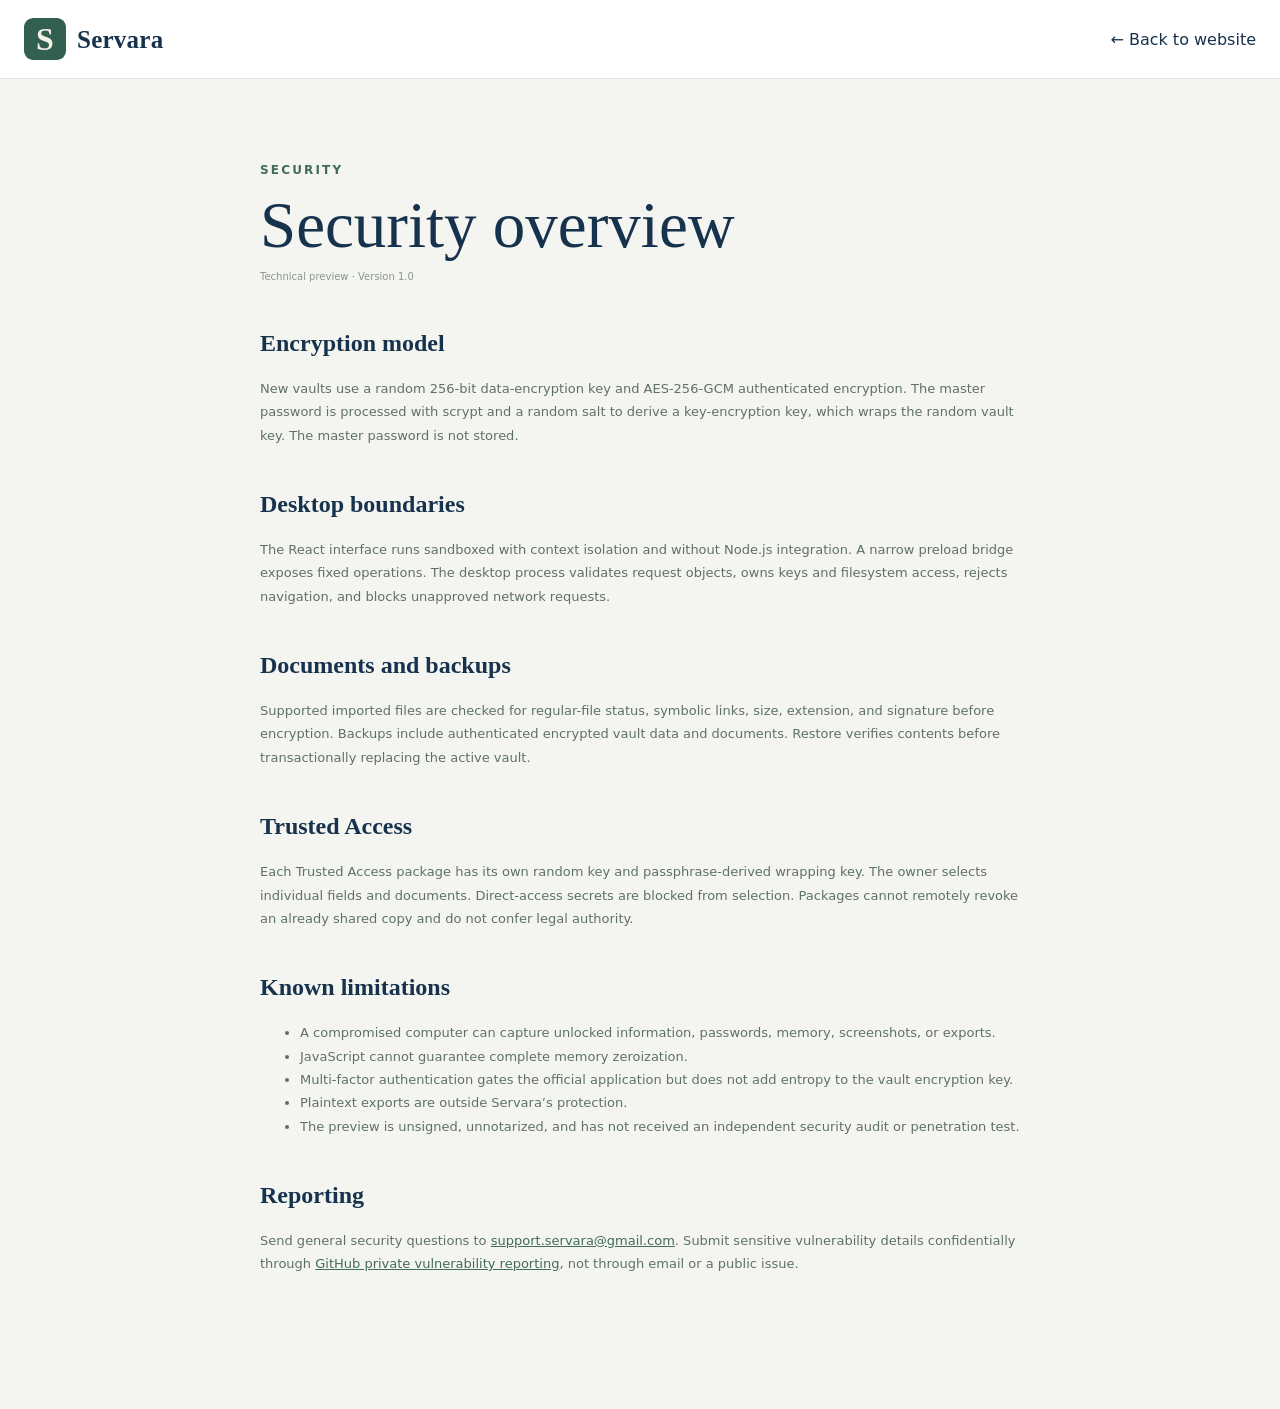
<file: security.html>
<!doctype html>
<html lang="en">
  <head>
    <meta charset="UTF-8" />
    <meta name="viewport" content="width=device-width, initial-scale=1.0" />
    <meta name="description" content="Servara technical preview security overview." />
    <link rel="icon" href="assets/servara-mark.svg" type="image/svg+xml" />
    <link rel="stylesheet" href="styles.css" />
    <title>Security — Servara</title>
  </head>
  <body class="legal-page">
    <header class="site-header legal-header">
      <div class="nav-shell">
        <a class="wordmark" href="index.html"
          ><img src="assets/servara-mark.svg" alt="" width="42" height="42" /><span
            >Servara</span
          ></a
        ><a href="index.html">← Back to website</a>
      </div>
    </header>
    <main class="legal-main">
      <span class="eyebrow">SECURITY</span>
      <h1>Security overview</h1>
      <p class="updated">Technical preview · Version 1.0</p>
      <section>
        <h2>Encryption model</h2>
        <p>
          New vaults use a random 256-bit data-encryption key and AES-256-GCM authenticated
          encryption. The master password is processed with scrypt and a random salt to derive a
          key-encryption key, which wraps the random vault key. The master password is not stored.
        </p>
      </section>
      <section>
        <h2>Desktop boundaries</h2>
        <p>
          The React interface runs sandboxed with context isolation and without Node.js integration.
          A narrow preload bridge exposes fixed operations. The desktop process validates request
          objects, owns keys and filesystem access, rejects navigation, and blocks unapproved
          network requests.
        </p>
      </section>
      <section>
        <h2>Documents and backups</h2>
        <p>
          Supported imported files are checked for regular-file status, symbolic links, size,
          extension, and signature before encryption. Backups include authenticated encrypted vault
          data and documents. Restore verifies contents before transactionally replacing the active
          vault.
        </p>
      </section>
      <section>
        <h2>Trusted Access</h2>
        <p>
          Each Trusted Access package has its own random key and passphrase-derived wrapping key.
          The owner selects individual fields and documents. Direct-access secrets are blocked from
          selection. Packages cannot remotely revoke an already shared copy and do not confer legal
          authority.
        </p>
      </section>
      <section>
        <h2>Known limitations</h2>
        <ul>
          <li>
            A compromised computer can capture unlocked information, passwords, memory, screenshots,
            or exports.
          </li>
          <li>JavaScript cannot guarantee complete memory zeroization.</li>
          <li>
            Multi-factor authentication gates the official application but does not add entropy to
            the vault encryption key.
          </li>
          <li>Plaintext exports are outside Servara’s protection.</li>
          <li>
            The preview is unsigned, unnotarized, and has not received an independent security audit
            or penetration test.
          </li>
        </ul>
      </section>
      <section>
        <h2>Reporting</h2>
        <p>
          Send general security questions to
          <a href="mailto:support.servara@gmail.com">support.servara@gmail.com</a>. Submit sensitive
          vulnerability details confidentially through
          <a href="https://github.com/amrithasb/servara/security/advisories/new"
            >GitHub private vulnerability reporting</a
          >, not through email or a public issue.
        </p>
      </section>
    </main>
  </body>
</html>
</file>
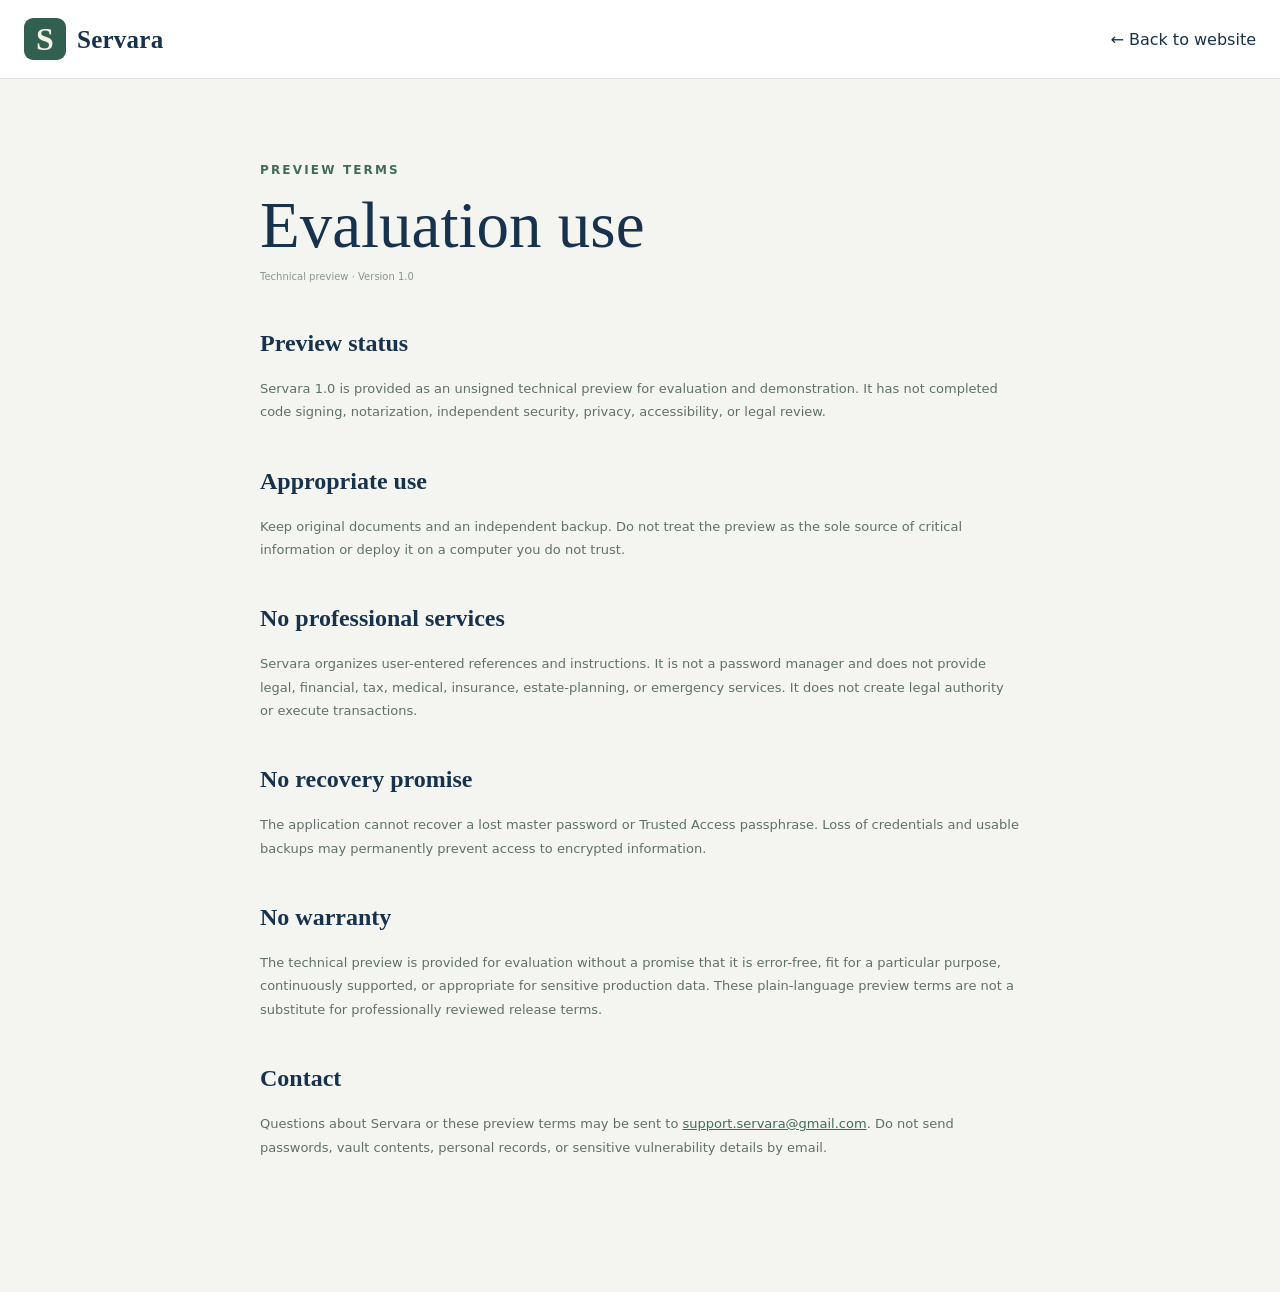
<file: terms.html>
<!doctype html>
<html lang="en">
  <head>
    <meta charset="UTF-8" />
    <meta name="viewport" content="width=device-width, initial-scale=1.0" />
    <meta name="description" content="Servara technical preview terms." />
    <link rel="icon" href="assets/servara-mark.svg" type="image/svg+xml" />
    <link rel="stylesheet" href="styles.css" />
    <title>Preview Terms — Servara</title>
  </head>
  <body class="legal-page">
    <header class="site-header legal-header">
      <div class="nav-shell">
        <a class="wordmark" href="index.html"
          ><img src="assets/servara-mark.svg" alt="" width="42" height="42" /><span
            >Servara</span
          ></a
        ><a href="index.html">← Back to website</a>
      </div>
    </header>
    <main class="legal-main">
      <span class="eyebrow">PREVIEW TERMS</span>
      <h1>Evaluation use</h1>
      <p class="updated">Technical preview · Version 1.0</p>
      <section>
        <h2>Preview status</h2>
        <p>
          Servara 1.0 is provided as an unsigned technical preview for evaluation and demonstration.
          It has not completed code signing, notarization, independent security, privacy,
          accessibility, or legal review.
        </p>
      </section>
      <section>
        <h2>Appropriate use</h2>
        <p>
          Keep original documents and an independent backup. Do not treat the preview as the sole
          source of critical information or deploy it on a computer you do not trust.
        </p>
      </section>
      <section>
        <h2>No professional services</h2>
        <p>
          Servara organizes user-entered references and instructions. It is not a password manager
          and does not provide legal, financial, tax, medical, insurance, estate-planning, or
          emergency services. It does not create legal authority or execute transactions.
        </p>
      </section>
      <section>
        <h2>No recovery promise</h2>
        <p>
          The application cannot recover a lost master password or Trusted Access passphrase. Loss
          of credentials and usable backups may permanently prevent access to encrypted information.
        </p>
      </section>
      <section>
        <h2>No warranty</h2>
        <p>
          The technical preview is provided for evaluation without a promise that it is error-free,
          fit for a particular purpose, continuously supported, or appropriate for sensitive
          production data. These plain-language preview terms are not a substitute for
          professionally reviewed release terms.
        </p>
      </section>
      <section>
        <h2>Contact</h2>
        <p>
          Questions about Servara or these preview terms may be sent to
          <a href="mailto:support.servara@gmail.com">support.servara@gmail.com</a>. Do not send
          passwords, vault contents, personal records, or sensitive vulnerability details by email.
        </p>
      </section>
    </main>
  </body>
</html>
</file>
<file: styles.css>
:root {
  color: #19334b;
  background: #f4f5f1;
  font-family:
    Inter,
    ui-sans-serif,
    system-ui,
    -apple-system,
    BlinkMacSystemFont,
    'Segoe UI',
    sans-serif;
  font-synthesis: none;
  --navy: #17324d;
  --navy-deep: #10283d;
  --green: #668a78;
  --green-dark: #426b5a;
  --green-deep: #284c42;
  --green-soft: #e8f0ea;
  --cream: #f4f5f1;
  --cream-deep: #ecece4;
  --gold: #d5b96c;
  --border: #dfe4de;
  --muted: #667781;
  --white: #fff;
  --danger: #a85248;
  --shadow: 0 24px 70px rgba(20, 47, 39, 0.14);
}

* {
  box-sizing: border-box;
}
html {
  scroll-behavior: smooth;
}
body {
  margin: 0;
  min-width: 320px;
  overflow-x: hidden;
  color: var(--navy);
  background: var(--cream);
}
body.dialog-open {
  overflow: hidden;
}
a {
  color: inherit;
  text-decoration: none;
}
button,
input {
  font: inherit;
}
button,
a {
  -webkit-tap-highlight-color: transparent;
}
img {
  max-width: 100%;
  display: block;
}
::selection {
  color: white;
  background: var(--green-dark);
}
:focus-visible {
  outline: 3px solid rgba(47, 117, 97, 0.4);
  outline-offset: 3px;
}
.sr-only {
  position: absolute;
  width: 1px;
  height: 1px;
  padding: 0;
  margin: -1px;
  overflow: hidden;
  clip: rect(0, 0, 0, 0);
  white-space: nowrap;
  border: 0;
}
.skip-link {
  position: fixed;
  left: 16px;
  top: -80px;
  z-index: 100;
  padding: 12px 18px;
  border-radius: 8px;
  color: white;
  background: var(--navy);
  transition: top 0.2s;
}
.skip-link:focus {
  top: 16px;
}
.shell {
  width: min(1180px, calc(100% - 48px));
  margin-inline: auto;
}
.section {
  padding: 120px 0;
}
.eyebrow {
  display: inline-block;
  color: var(--green-dark);
  font-size: 12px;
  font-weight: 800;
  letter-spacing: 0.18em;
  text-transform: uppercase;
}
.eyebrow.light {
  color: #a9c8b8;
}

.site-header {
  position: fixed;
  inset: 0 0 auto;
  z-index: 50;
  padding: 18px 0;
  color: white;
  transition: 0.25s ease;
}
.site-header.scrolled {
  padding: 10px 0;
  color: var(--navy);
  background: rgba(244, 245, 241, 0.92);
  border-bottom: 1px solid rgba(23, 50, 77, 0.08);
  backdrop-filter: blur(18px);
}
.nav-shell {
  width: min(1260px, calc(100% - 48px));
  margin-inline: auto;
  display: flex;
  align-items: center;
  justify-content: space-between;
}
.wordmark {
  display: inline-flex;
  align-items: center;
  gap: 11px;
  font:
    700 25px/1 'Times New Roman',
    Times,
    serif;
  letter-spacing: 0.01em;
}
.wordmark img {
  border-radius: 9px;
}
#site-nav {
  display: flex;
  align-items: center;
  gap: 32px;
  font-size: 13px;
  font-weight: 650;
}
#site-nav a {
  opacity: 0.78;
  transition:
    opacity 0.18s,
    transform 0.18s;
}
#site-nav a:hover {
  opacity: 1;
  transform: translateY(-1px);
}
#site-nav .nav-download {
  padding: 11px 18px;
  opacity: 1;
  border: 1px solid rgba(255, 255, 255, 0.35);
  border-radius: 10px;
}
.site-header.scrolled #site-nav .nav-download {
  color: white;
  background: var(--green-dark);
  border-color: var(--green-dark);
}
.menu-button {
  display: none;
  width: 44px;
  height: 44px;
  padding: 11px;
  border: 0;
  border-radius: 10px;
  background: transparent;
}
.menu-button > span:not(.sr-only) {
  display: block;
  height: 2px;
  margin: 5px 0;
  background: currentColor;
}

.hero {
  position: relative;
  min-height: 760px;
  padding: 145px 0 82px;
  overflow: hidden;
  color: white;
  background: linear-gradient(110deg, #122c43 0%, #16364a 68%, #21463f 100%);
}
.hero::before {
  content: '';
  position: absolute;
  inset: 0;
  opacity: 0.08;
  background-image:
    linear-gradient(rgba(255, 255, 255, 0.05) 1px, transparent 1px),
    linear-gradient(90deg, rgba(255, 255, 255, 0.05) 1px, transparent 1px);
  background-size: 96px 96px;
  mask-image: linear-gradient(to right, #000, transparent 70%);
}
.hero-glow {
  display: none;
}
.glow-one {
  width: 620px;
  height: 620px;
  right: -180px;
  top: -220px;
  background: rgba(112, 156, 133, 0.16);
}
.glow-two {
  width: 420px;
  height: 420px;
  left: 33%;
  bottom: -330px;
  background: rgba(213, 185, 108, 0.12);
}
.hero-grid {
  position: relative;
  z-index: 1;
  display: grid;
  grid-template-columns: minmax(400px, 0.92fr) minmax(0, 1.18fr);
  align-items: center;
  gap: 64px;
}
.status-pill {
  display: inline-flex;
  align-items: center;
  gap: 9px;
  padding: 0;
  color: #dbe9e1;
  background: transparent;
  font-size: 11px;
  font-weight: 700;
  letter-spacing: 0.1em;
  text-transform: uppercase;
}
.status-pill span {
  width: 6px;
  height: 6px;
  border-radius: 50%;
  background: #8fc4a5;
}
.hero h1 {
  max-width: 520px;
  margin: 28px 0 24px;
  font:
    500 clamp(48px, 4.8vw, 68px)/1.02 Georgia,
    'Times New Roman',
    serif;
  letter-spacing: -0.035em;
}
.hero-lede {
  max-width: 500px;
  margin: 0;
  color: #c6d4d1;
  font-size: 16px;
  line-height: 1.7;
}
.hero-actions {
  display: flex;
  align-items: center;
  gap: 13px;
  margin-top: 36px;
}
.button {
  min-height: 52px;
  display: inline-flex;
  align-items: center;
  justify-content: center;
  gap: 10px;
  padding: 0 23px;
  border: 1px solid transparent;
  border-radius: 7px;
  cursor: pointer;
  font-size: 13px;
  font-weight: 750;
  transition:
    transform 0.18s,
    box-shadow 0.18s,
    background 0.18s;
}
.button:hover {
  transform: translateY(-1px);
}
.button svg {
  width: 18px;
  height: 18px;
  fill: none;
  stroke: currentColor;
  stroke-width: 1.8;
  stroke-linecap: round;
  stroke-linejoin: round;
}
.button.primary {
  color: var(--green-deep);
  background: #e6f0e9;
  box-shadow: 0 12px 30px rgba(0, 0, 0, 0.18);
}
.button.primary:hover {
  background: white;
  box-shadow: 0 15px 35px rgba(0, 0, 0, 0.22);
}
.button.secondary {
  color: white;
  border-color: rgba(255, 255, 255, 0.26);
  background: rgba(255, 255, 255, 0.035);
}
.button.secondary:hover {
  background: rgba(255, 255, 255, 0.09);
}
.button.secondary.dark {
  color: var(--navy);
  border-color: #b8c6bd;
  background: white;
}
.button.full {
  width: 100%;
}
.button.disabled {
  opacity: 0.42;
  pointer-events: none;
}
.hero-notes {
  display: flex;
  flex-wrap: wrap;
  gap: 18px;
  margin-top: 25px;
  color: #9fb3b0;
  font-size: 11px;
}
.hero-notes span {
  display: inline-flex;
  align-items: center;
  gap: 7px;
}
.hero-notes i {
  width: 5px;
  height: 5px;
  border-radius: 50%;
  background: #82ad96;
}

.product-frame {
  position: relative;
  width: 100%;
  max-width: 700px;
  justify-self: end;
  overflow: hidden;
  color: #234154;
  background: #f5f7f3;
  border: 1px solid rgba(255, 255, 255, 0.17);
  border-radius: 10px;
  box-shadow: 0 30px 70px rgba(0, 0, 0, 0.28);
}
.window-bar {
  height: 42px;
  display: grid;
  grid-template-columns: 1fr auto 1fr;
  align-items: center;
  padding: 0 15px;
  color: #7e8c8c;
  background: #fcfdfb;
  border-bottom: 1px solid #e1e6e1;
  font-size: 10px;
}
.window-dots {
  display: flex;
  gap: 6px;
}
.window-dots i {
  width: 8px;
  height: 8px;
  border-radius: 50%;
  background: #d2d8d2;
}
.window-lock {
  justify-self: end;
  color: #5e7c6c;
}
.app-preview {
  height: 440px;
  display: grid;
  grid-template-columns: 145px 1fr;
}
.preview-sidebar {
  padding: 18px 12px;
  color: #a8bdb9;
  background: #18334c;
}
.preview-brand {
  display: flex;
  align-items: center;
  gap: 8px;
  margin: 0 5px 28px;
  color: white;
  font:
    600 14px Georgia,
    serif;
}
.preview-brand b {
  width: 25px;
  height: 25px;
  display: grid;
  place-items: center;
  border-radius: 5px;
  color: #345f50;
  background: #e1eee6;
  font:
    700 18px/1 'Times New Roman',
    Times,
    serif;
}
.preview-sidebar > small {
  display: block;
  margin: 18px 7px 7px;
  color: #78918f;
  font-size: 7px;
  font-weight: 800;
  letter-spacing: 0.16em;
}
.preview-nav {
  display: flex;
  align-items: center;
  gap: 8px;
  padding: 8px;
  border-radius: 7px;
  font-size: 9px;
}
.preview-nav.active {
  color: #254b40;
  background: #f1f5f1;
}
.preview-topbar {
  height: 42px;
  display: flex;
  align-items: center;
  justify-content: space-between;
  padding: 0 20px;
  color: #82908f;
  background: #f9faf7;
  border-bottom: 1px solid #e5e8e3;
  font-size: 8px;
}
.preview-content {
  padding: 22px;
}
.welcome-card {
  position: relative;
  overflow: hidden;
  padding: 24px;
  color: white;
  background: #294f47;
  border-radius: 14px;
}
.welcome-card small,
.preview-bottom small {
  font-size: 7px;
  font-weight: 800;
  letter-spacing: 0.16em;
}
.welcome-card h2 {
  margin: 9px 0 5px;
  font:
    500 25px Georgia,
    serif;
}
.welcome-card p {
  margin: 0;
  color: #c6d5ce;
  font-size: 9px;
}
.orbit {
  position: absolute;
  border: 18px solid rgba(255, 255, 255, 0.12);
  border-radius: 50%;
}
.orbit-one {
  width: 145px;
  height: 145px;
  right: -15px;
  top: -62px;
}
.orbit-two {
  width: 80px;
  height: 80px;
  right: 18px;
  top: -25px;
  border-color: rgba(143, 178, 157, 0.28);
}
.readiness-card {
  position: relative;
  z-index: 2;
  width: 88%;
  margin: -12px auto 0;
  padding: 14px;
  display: grid;
  grid-template-columns: auto 1fr auto;
  align-items: center;
  gap: 12px;
  background: white;
  border: 1px solid #dfe5df;
  border-radius: 12px;
  box-shadow: 0 8px 24px rgba(30, 54, 44, 0.08);
}
.score {
  width: 48px;
  height: 48px;
  display: grid;
  place-items: center;
  border: 6px solid #80aa91;
  border-right-color: #e1e8e2;
  border-radius: 50%;
  font:
    600 15px Georgia,
    serif;
}
.score small {
  font-size: 8px;
}
.readiness-card b {
  font:
    600 11px Georgia,
    serif;
}
.readiness-card p {
  margin: 3px 0 0;
  color: #879292;
  font-size: 7px;
}
.mini-button {
  padding: 8px 10px;
  color: white;
  background: #456f5f;
  border-radius: 6px;
  font-size: 7px;
}
.preview-stats {
  display: grid;
  grid-template-columns: repeat(3, 1fr);
  gap: 8px;
  margin-top: 15px;
}
.preview-stats div {
  padding: 12px;
  background: white;
  border: 1px solid #e0e5df;
  border-radius: 9px;
}
.preview-stats span,
.preview-stats small {
  display: block;
}
.preview-stats span {
  font:
    600 12px Georgia,
    serif;
}
.preview-stats small {
  margin-top: 3px;
  color: #85918f;
  font-size: 7px;
}
.preview-bottom {
  display: grid;
  grid-template-columns: 1.2fr 0.8fr;
  gap: 9px;
  margin-top: 10px;
}
.preview-bottom > div {
  padding: 15px;
  background: white;
  border: 1px solid #e0e5df;
  border-radius: 10px;
}
.preview-bottom small,
.preview-bottom b {
  display: block;
}
.preview-bottom small {
  color: #789087;
}
.preview-bottom b {
  margin: 7px 0 9px;
  font:
    600 12px Georgia,
    serif;
}
.preview-bottom span {
  display: block;
  height: 5px;
  margin-top: 7px;
  border-radius: 5px;
  background: #edf1ed;
}
.preview-bottom span:last-child {
  width: 68%;
}

.trust-strip {
  padding: 28px 0;
  background: #e7eee8;
  border-bottom: 1px solid #d8e3db;
}
.trust-grid {
  display: grid;
  grid-template-columns: 1fr repeat(3, 1.25fr);
  align-items: center;
  gap: 34px;
}
.trust-grid > p {
  color: #6d7f78;
  font-size: 13px;
  line-height: 1.5;
}
.trust-grid div {
  padding-left: 20px;
  border-left: 1px solid #c6d4ca;
}
.trust-grid strong,
.trust-grid span {
  display: block;
}
.trust-grid strong {
  font:
    600 14px Georgia,
    serif;
}
.trust-grid span {
  margin-top: 5px;
  color: #71817d;
  font-size: 10px;
  line-height: 1.5;
}

.section-heading {
  max-width: 730px;
  margin-bottom: 58px;
}
.section-heading h2,
.security-heading h2,
.story-copy h2,
.download-heading h2,
.faq-heading h2 {
  margin: 16px 0 21px;
  font:
    500 clamp(37px, 4.5vw, 56px)/1.06 Georgia,
    serif;
  letter-spacing: -0.035em;
}
.section-heading p,
.security-heading > p,
.download-heading p {
  max-width: 650px;
  margin: 0;
  color: var(--muted);
  font-size: 16px;
  line-height: 1.75;
}
.capability-list {
  border-top: 1px solid #cfd8d1;
  border-bottom: 1px solid #cfd8d1;
}
.capability {
  display: grid;
  grid-template-columns: minmax(190px, 0.75fr) minmax(320px, 1.35fr) minmax(210px, 0.8fr);
  gap: 50px;
  align-items: start;
  padding: 31px 4px;
}
.capability + .capability {
  border-top: 1px solid #d9dfda;
}
.capability-name span {
  display: block;
  margin-bottom: 8px;
  color: var(--green-dark);
  font-size: 9px;
  font-weight: 800;
  letter-spacing: 0.15em;
  text-transform: uppercase;
}
.capability h3 {
  margin: 0;
  font:
    600 23px/1.2 'Times New Roman',
    Times,
    serif;
}
.capability > p {
  margin: 0;
  color: #516672;
  font-size: 13px;
  line-height: 1.65;
}
.capability ul {
  margin: 0;
  padding: 0;
  color: #6a7b76;
  list-style: none;
  font-size: 11px;
  line-height: 1.55;
}
.capability li + li {
  margin-top: 7px;
}
.capability li::before {
  content: '—';
  margin-right: 8px;
  color: #8aa294;
}

.access-section {
  overflow: hidden;
  color: white;
  background: #173c45;
}
.access-grid {
  display: grid;
  grid-template-columns: 0.82fr 1.18fr;
  align-items: center;
  gap: 74px;
}
.access-copy h2 {
  margin: 18px 0 23px;
  font:
    500 clamp(40px, 4.8vw, 62px)/1.04 Georgia,
    serif;
  letter-spacing: -0.035em;
}
.access-copy > p {
  color: #bdd0cb;
  font-size: 15px;
  line-height: 1.8;
}
.access-copy ul {
  margin: 30px 0 0;
  padding: 0;
  list-style: none;
}
.access-copy li {
  display: flex;
  gap: 12px;
  padding: 12px 0;
  color: #d5e0dd;
  border-bottom: 1px solid rgba(255, 255, 255, 0.09);
  font-size: 12px;
}
.access-copy li span {
  color: #9fc5b0;
}
.access-visual {
  position: relative;
  padding: 16px;
  background: rgba(255, 255, 255, 0.07);
  border: 1px solid rgba(255, 255, 255, 0.12);
  border-radius: 10px;
}
.access-visual img {
  width: 100%;
  border-radius: 11px;
}
.floating-note {
  position: absolute;
  right: -26px;
  bottom: -30px;
  padding: 16px 22px;
  color: var(--navy);
  background: #f4efe3;
  border-radius: 12px;
  box-shadow: 0 18px 45px rgba(0, 0, 0, 0.24);
  transform: rotate(-1.5deg);
}
.floating-note b,
.floating-note span {
  display: block;
}
.floating-note b {
  font:
    600 15px Georgia,
    serif;
}
.floating-note span {
  margin-top: 4px;
  color: #6d7a75;
  font-size: 9px;
}

.security-section {
  background: #eef2ed;
}
.security-heading {
  max-width: 780px;
}
.security-layout {
  display: grid;
  grid-template-columns: 1fr 1fr;
  gap: 70px;
  align-items: center;
  margin-top: 60px;
}
.security-diagram {
  position: relative;
  min-height: 520px;
  display: grid;
  place-items: center;
}
.diagram-ring {
  position: absolute;
  border: 1px solid #bfcec3;
  border-radius: 50%;
}
.ring-three {
  width: 470px;
  height: 470px;
}
.ring-two {
  width: 340px;
  height: 340px;
  border-style: dashed;
  animation: rotate 45s linear infinite;
}
.ring-one {
  width: 230px;
  height: 230px;
  background: rgba(255, 255, 255, 0.34);
  border-color: #afc5b5;
}
.diagram-core {
  position: relative;
  z-index: 2;
  width: 150px;
  height: 150px;
  display: flex;
  flex-direction: column;
  align-items: center;
  justify-content: center;
  background: white;
  border-radius: 42px;
  box-shadow: var(--shadow);
}
.diagram-core img {
  width: 52px;
  margin-bottom: 10px;
  border-radius: 14px;
}
.diagram-core b {
  font:
    600 13px Georgia,
    serif;
}
.diagram-core span {
  margin-top: 3px;
  color: var(--muted);
  font-size: 8px;
}
.diagram-label {
  position: absolute;
  z-index: 3;
  padding: 9px 12px;
  color: #446658;
  background: white;
  border: 1px solid #d7e1d9;
  border-radius: 8px;
  box-shadow: 0 8px 20px rgba(30, 54, 44, 0.06);
  font-size: 9px;
}
.label-one {
  top: 44px;
  left: 60px;
}
.label-two {
  right: 10px;
  top: 225px;
}
.label-three {
  left: 5px;
  bottom: 78px;
}
@keyframes rotate {
  to {
    transform: rotate(360deg);
  }
}
.security-list article {
  display: grid;
  grid-template-columns: 40px 1fr;
  gap: 18px;
  padding: 24px 0;
  border-bottom: 1px solid #d5dfd7;
}
.security-list article > span {
  color: #82a28f;
  font:
    13px Georgia,
    serif;
}
.security-list h3 {
  margin: 0 0 8px;
  font:
    600 19px Georgia,
    serif;
}
.security-list p {
  margin: 0;
  color: var(--muted);
  font-size: 12px;
  line-height: 1.65;
}
.security-note {
  margin-top: 55px;
  display: grid;
  grid-template-columns: auto 1fr auto;
  gap: 24px;
  align-items: center;
  padding: 25px 28px;
  background: #f5eee3;
  border: 1px solid #e4d7c2;
  border-radius: 14px;
}
.security-note strong {
  color: #8d6847;
  font:
    600 15px Georgia,
    serif;
}
.security-note p {
  margin: 0;
  color: #716b61;
  font-size: 11px;
  line-height: 1.6;
}
.security-note a {
  color: #7c654f;
  font-size: 11px;
  font-weight: 750;
  white-space: nowrap;
}

.story-section {
  background: white;
}
.story-grid {
  display: grid;
  grid-template-columns: 1fr 0.8fr;
  gap: 84px;
  align-items: center;
}
.story-copy p {
  color: var(--muted);
  font-size: 14px;
  line-height: 1.8;
}
.story-copy .story-lede {
  color: #405967;
  font-size: 17px;
  font-family: inherit;
  font-weight: 550;
}
.project-card {
  padding: 40px;
  color: white;
  background: #17324d;
  border: 1px solid rgba(255, 255, 255, 0.1);
  border-radius: 10px;
  box-shadow: 0 20px 45px rgba(23, 50, 77, 0.16);
}
.project-card-top {
  display: flex;
  justify-content: space-between;
  color: #9bb4af;
  font-size: 9px;
  font-weight: 800;
  letter-spacing: 0.16em;
}
.project-card-top i {
  color: var(--gold);
  font-style: normal;
}
.project-card dl {
  display: grid;
  grid-template-columns: 1fr 1fr;
  margin: 30px 0;
  border: 1px solid rgba(255, 255, 255, 0.12);
  border-radius: 13px;
}
.project-card dl div {
  padding: 24px;
}
.project-card dl div:nth-child(odd) {
  border-right: 1px solid rgba(255, 255, 255, 0.12);
}
.project-card dl div:nth-child(-n + 2) {
  border-bottom: 1px solid rgba(255, 255, 255, 0.12);
}
.project-card dt {
  font:
    500 35px Georgia,
    serif;
}
.project-card dd {
  margin: 4px 0 0;
  color: #9fb5b0;
  font-size: 9px;
}
.tool-list {
  display: flex;
  flex-wrap: wrap;
  gap: 7px;
}
.tool-list span {
  padding: 7px 9px;
  color: #d7e4df;
  background: rgba(255, 255, 255, 0.07);
  border-radius: 6px;
  font-size: 8px;
}
.project-card > p {
  margin: 28px 0 0;
  color: #a8bbb7;
  font-size: 10px;
  line-height: 1.6;
}

.testing-section {
  padding-top: 0;
  background: white;
}
.testing-card {
  padding: 60px;
  color: white;
  background: #294f47;
  border-radius: 10px;
}
.testing-card h2 {
  margin: 15px 0 40px;
  font:
    500 clamp(35px, 4vw, 52px)/1.04 Georgia,
    serif;
}
.test-flow {
  display: flex;
  align-items: center;
  justify-content: space-between;
  gap: 7px;
  padding: 25px;
  color: #d6e3de;
  background: rgba(255, 255, 255, 0.06);
  border: 1px solid rgba(255, 255, 255, 0.1);
  border-radius: 13px;
  font-size: 10px;
}
.test-flow i {
  color: #7fa38f;
  font-style: normal;
}
.testing-card > p {
  max-width: 650px;
  margin: 25px 0 0;
  color: #afc4bd;
  font-size: 12px;
  line-height: 1.7;
}

.download-section {
  background: var(--cream);
}
.download-heading {
  max-width: 720px;
  margin-bottom: 46px;
}
.download-grid {
  display: grid;
  grid-template-columns: 1fr 1fr;
  gap: 18px;
}
.download-card {
  position: relative;
  padding: 38px;
  background: white;
  border: 2px solid #88a797;
  border-radius: 10px;
  box-shadow: var(--shadow);
}
.download-card.detected {
  box-shadow: var(--shadow);
}
.recommended-label {
  color: #789085;
  font-size: 8px;
  font-weight: 800;
  letter-spacing: 0.16em;
}
.platform-icon {
  width: 56px;
  height: 56px;
  display: grid;
  place-items: center;
  margin: 30px 0 20px;
  color: white;
  background: var(--navy);
  border-radius: 16px;
  font-size: 25px;
}
.platform-icon svg {
  width: 27px;
  height: 27px;
  fill: none;
  stroke: currentColor;
  stroke-width: 1.7;
  stroke-linecap: round;
  stroke-linejoin: round;
}
.platform-icon .windows-mark {
  fill: currentColor;
  stroke: none;
}
.download-card h3 {
  margin: 0 0 10px;
  font:
    600 28px Georgia,
    serif;
}
.download-card > p {
  min-height: 45px;
  margin: 0 0 26px;
  color: var(--muted);
  font-size: 12px;
  line-height: 1.6;
}
.download-card > small {
  display: block;
  margin-top: 13px;
  color: #84908d;
  text-align: center;
  font-size: 9px;
}
.download-card details {
  margin-top: 25px;
  border-top: 1px solid var(--border);
}
.download-card summary {
  padding: 18px 0 0;
  color: #667872;
  cursor: pointer;
  font-size: 10px;
  font-weight: 700;
}
.checksum {
  display: flex;
  align-items: center;
  gap: 8px;
  margin-top: 10px;
  padding: 10px;
  background: #f3f5f2;
  border-radius: 8px;
}
.checksum code {
  min-width: 0;
  overflow: hidden;
  color: #5d6d68;
  font-size: 8px;
  text-overflow: ellipsis;
}
.checksum button {
  flex: none;
  padding: 5px 8px;
  color: var(--green-dark);
  border: 0;
  border-radius: 5px;
  background: #e0e9e2;
  cursor: pointer;
  font-size: 8px;
}
.install-note {
  display: grid;
  grid-template-columns: auto 1fr auto;
  gap: 18px;
  align-items: center;
  margin-top: 20px;
  padding: 23px 26px;
  background: #f5eee3;
  border: 1px solid #e5d8c3;
  border-radius: 14px;
}
.install-note > span {
  width: 30px;
  height: 30px;
  display: grid;
  place-items: center;
  color: #8d6847;
  border: 1px solid #cbb89c;
  border-radius: 50%;
  font:
    600 14px Georgia,
    serif;
}
.install-note strong {
  font:
    600 14px Georgia,
    serif;
}
.install-note p {
  margin: 4px 0 0;
  color: #746c61;
  font-size: 10px;
  line-height: 1.55;
}
.install-note button {
  color: #765e47;
  border: 0;
  background: none;
  cursor: pointer;
  font-size: 10px;
  font-weight: 750;
}

.faq-section {
  background: #e9efea;
}
.faq-grid {
  display: grid;
  grid-template-columns: 0.75fr 1.25fr;
  gap: 100px;
}
.faq-heading h2 {
  font-size: clamp(36px, 4vw, 52px);
}
.faq-list details {
  border-bottom: 1px solid #ccd8cf;
}
.faq-list summary {
  position: relative;
  padding: 24px 35px 24px 0;
  cursor: pointer;
  list-style: none;
  font:
    600 17px Georgia,
    serif;
}
.faq-list summary::-webkit-details-marker {
  display: none;
}
.faq-list summary::after {
  content: '+';
  position: absolute;
  right: 4px;
  font:
    24px/1 Georgia,
    serif;
  color: #75917f;
}
.faq-list details[open] summary::after {
  content: '−';
}
.faq-list p {
  margin: -6px 35px 25px 0;
  color: var(--muted);
  font-size: 12px;
  line-height: 1.75;
}

.closing-section {
  padding: 90px 0;
  color: white;
  background: var(--navy);
}
.closing-card {
  display: flex;
  flex-direction: column;
  align-items: center;
  text-align: center;
}
.closing-card img {
  margin-bottom: 28px;
  border-radius: 10px;
}
.closing-card h2 {
  margin: 16px 0;
  font:
    500 clamp(40px, 5vw, 60px)/1.04 Georgia,
    serif;
}
.closing-card p {
  margin: 0 0 30px;
  color: #aabdbb;
  font-size: 14px;
}
.light-button {
  color: var(--navy);
  background: white;
}
footer {
  padding: 70px 0 25px;
  color: #a6b8b5;
  background: #0d2234;
}
.footer-grid {
  display: grid;
  grid-template-columns: 2fr repeat(3, 1fr);
  gap: 70px;
}
.footer-wordmark {
  color: white;
}
.footer-grid > div:first-child p {
  max-width: 280px;
  color: #7e9694;
  font-size: 11px;
  line-height: 1.7;
}
.footer-grid > div:not(:first-child) {
  display: flex;
  flex-direction: column;
  gap: 12px;
  font-size: 10px;
}
.footer-grid strong {
  margin-bottom: 7px;
  color: white;
  font:
    600 13px Georgia,
    serif;
}
.footer-grid a {
  transition: color 0.15s;
}
.footer-grid a:hover {
  color: white;
}
.footer-bottom {
  margin-top: 55px;
  padding-top: 22px;
  display: flex;
  justify-content: space-between;
  border-top: 1px solid rgba(255, 255, 255, 0.08);
  color: #738c89;
  font-size: 9px;
}

dialog {
  width: min(540px, calc(100% - 32px));
  padding: 40px;
  color: var(--navy);
  background: white;
  border: 0;
  border-radius: 10px;
  box-shadow: 0 30px 90px rgba(0, 0, 0, 0.35);
}
dialog::backdrop {
  background: rgba(10, 27, 39, 0.72);
  backdrop-filter: blur(5px);
}
.dialog-close {
  position: absolute;
  top: 15px;
  right: 17px;
  width: 36px;
  height: 36px;
  color: #75847f;
  background: #eef2ee;
  border: 0;
  border-radius: 50%;
  cursor: pointer;
  font-size: 22px;
}
.dialog-icon {
  width: 54px;
  height: 54px;
  display: grid;
  place-items: center;
  margin-bottom: 25px;
  color: var(--green-dark);
  background: var(--green-soft);
  border-radius: 15px;
  font-size: 25px;
}
dialog h2 {
  margin: 10px 0 15px;
  font:
    600 30px/1.1 Georgia,
    serif;
}
dialog > p:not(.eyebrow) {
  color: var(--muted);
  font-size: 12px;
  line-height: 1.7;
}
.install-tabs {
  display: flex;
  gap: 8px;
  margin: 24px 0 18px;
  padding: 5px;
  background: #eef2ee;
  border-radius: 9px;
}
.install-tabs button {
  flex: 1;
  padding: 9px;
  color: #6b7d76;
  background: transparent;
  border: 0;
  border-radius: 7px;
  cursor: pointer;
  font-size: 10px;
  font-weight: 700;
}
.install-tabs button[aria-selected='true'] {
  color: var(--green-deep);
  background: white;
  box-shadow: 0 3px 10px rgba(30, 54, 44, 0.08);
}
.install-dialog ol {
  padding-left: 20px;
  color: #5f706a;
  font-size: 11px;
  line-height: 1.65;
}
.install-dialog li {
  margin: 10px 0;
  padding-left: 5px;
}
.install-caution {
  margin-top: 20px;
  padding: 12px;
  color: #805f42 !important;
  background: #f5eee3;
  border-radius: 8px;
  font-weight: 650;
}
.legal-page {
  min-height: 100vh;
  background: #f4f5f1;
}
.legal-header {
  position: static;
  color: var(--navy);
  background: white;
  border-bottom: 1px solid var(--border);
}
.legal-main {
  width: min(760px, calc(100% - 40px));
  margin: 0 auto;
  padding: 80px 0 120px;
}
.legal-main h1 {
  margin: 15px 0 10px;
  font:
    500 clamp(42px, 7vw, 65px)/1 Georgia,
    serif;
}
.legal-main .updated {
  color: #899591;
  font-size: 10px;
}
.legal-main section {
  margin-top: 44px;
}
.legal-main h2 {
  font:
    600 24px Georgia,
    serif;
}
.legal-main p,
.legal-main li {
  color: #5f706a;
  font-size: 13px;
  line-height: 1.8;
}
.legal-main a {
  color: var(--green-dark);
  text-decoration: underline;
}
.legal-complete {
  width: min(900px, calc(100% - 40px));
}
.legal-notice {
  margin-top: 36px;
  padding: 24px 26px;
  color: white;
  background: var(--navy);
  border-left: 4px solid var(--gold);
}
.legal-notice strong {
  font:
    700 17px/1.3 'Times New Roman',
    Times,
    serif;
}
.legal-notice p {
  margin: 8px 0 0;
  color: #c8d6d2;
}
.legal-toc {
  display: grid;
  grid-template-columns: repeat(3, 1fr);
  gap: 0;
  margin-top: 32px;
  border-top: 1px solid #ccd6cf;
  border-bottom: 1px solid #ccd6cf;
}
.legal-toc a {
  padding: 12px 8px 12px 0;
  color: #516b61;
  border-bottom: 1px solid #e0e5e1;
  text-decoration: none;
  font-size: 11px;
}
.legal-review-note {
  margin-top: 54px;
  padding-top: 22px;
  color: #7a827e;
  border-top: 1px solid #ccd6cf;
  font-size: 11px;
  line-height: 1.7;
}

.reveal {
  opacity: 0;
  transform: translateY(18px);
  transition:
    opacity 0.65s ease,
    transform 0.65s ease;
}
.reveal.visible {
  opacity: 1;
  transform: none;
}
@media (prefers-reduced-motion: reduce) {
  html {
    scroll-behavior: auto;
  }
  *,
  *::before,
  *::after {
    animation: none !important;
    transition-duration: 0.01ms !important;
  }
  .reveal {
    opacity: 1;
    transform: none;
  }
}

@media (max-width: 1050px) {
  .hero {
    min-height: auto;
  }
  .hero-grid {
    grid-template-columns: 1fr;
  }
  .hero-copy {
    max-width: 720px;
  }
  .product-frame {
    width: 100%;
    transform: none;
  }
  .trust-grid {
    grid-template-columns: repeat(3, 1fr);
  }
  .trust-grid > p {
    grid-column: 1/-1;
    margin-bottom: 0;
  }
  .access-grid,
  .story-grid {
    gap: 50px;
  }
  .security-layout {
    gap: 30px;
  }
  .ring-three {
    width: 390px;
    height: 390px;
  }
  .ring-two {
    width: 290px;
    height: 290px;
  }
}

@media (max-width: 760px) {
  .shell,
  .nav-shell {
    width: min(100% - 30px, 620px);
  }
  .section {
    padding: 82px 0;
  }
  .legal-toc {
    grid-template-columns: 1fr 1fr;
  }
  .site-header {
    padding: 12px 0;
    background: rgba(18, 44, 67, 0.9);
    backdrop-filter: blur(12px);
  }
  .site-header.scrolled {
    color: var(--navy);
  }
  .menu-button {
    display: block;
    color: inherit;
  }
  #site-nav {
    position: absolute;
    top: 66px;
    left: 15px;
    right: 15px;
    display: none;
    flex-direction: column;
    align-items: stretch;
    gap: 3px;
    padding: 12px;
    color: var(--navy);
    background: white;
    border-radius: 13px;
    box-shadow: var(--shadow);
  }
  #site-nav.open {
    display: flex;
  }
  #site-nav a {
    padding: 12px;
    opacity: 1;
  }
  #site-nav .nav-download {
    color: white;
    background: var(--green-dark);
    border: 0;
    text-align: center;
  }
  .hero {
    padding: 118px 0 68px;
  }
  .hero-grid {
    gap: 55px;
  }
  .hero h1 {
    font-size: clamp(43px, 12vw, 56px);
    line-height: 1.04;
  }
  .hero-lede {
    font-size: 15px;
  }
  .hero-actions {
    align-items: stretch;
    flex-direction: column;
  }
  .hero-actions .button {
    width: 100%;
  }
  .hero-notes {
    justify-content: flex-start;
  }
  .product-frame {
    border-radius: 12px;
  }
  .app-preview {
    height: 390px;
    grid-template-columns: 95px 1fr;
  }
  .preview-sidebar {
    padding: 15px 7px;
  }
  .preview-brand strong {
    display: none;
  }
  .preview-sidebar > small {
    font-size: 5px;
  }
  .preview-nav {
    font-size: 7px;
    gap: 3px;
  }
  .preview-content {
    padding: 12px;
  }
  .preview-stats {
    grid-template-columns: 1fr;
  }
  .preview-stats div:nth-child(n + 2) {
    display: none;
  }
  .readiness-card {
    width: 95%;
  }
  .mini-button {
    display: none;
  }
  .preview-bottom {
    grid-template-columns: 1fr;
  }
  .preview-bottom > div:last-child {
    display: none;
  }
  .trust-grid {
    grid-template-columns: 1fr;
    gap: 16px;
  }
  .trust-grid > p {
    grid-column: auto;
  }
  .trust-grid div {
    padding: 10px 0 10px 18px;
  }
  .download-grid,
  .access-grid,
  .security-layout,
  .story-grid,
  .faq-grid {
    grid-template-columns: 1fr;
  }
  .capability {
    grid-template-columns: 1fr;
    gap: 14px;
    padding: 26px 0;
  }
  .capability-name span {
    margin-bottom: 5px;
  }
  .capability ul {
    margin-top: 4px;
  }
  .access-grid {
    gap: 55px;
  }
  .floating-note {
    right: -4px;
    bottom: -25px;
  }
  .security-diagram {
    min-height: 420px;
    transform: scale(0.82);
  }
  .security-heading h2 br {
    display: none;
  }
  .security-note,
  .install-note {
    grid-template-columns: auto 1fr;
  }
  .security-note a,
  .install-note button {
    grid-column: 2;
    justify-self: start;
  }
  .story-grid,
  .faq-grid {
    gap: 45px;
  }
  .testing-card {
    padding: 38px 25px;
  }
  .test-flow {
    align-items: stretch;
    flex-direction: column;
  }
  .test-flow i {
    transform: rotate(90deg);
    align-self: center;
  }
  .download-card {
    padding: 28px;
  }
  .footer-grid {
    grid-template-columns: 1fr 1fr;
    gap: 42px 25px;
  }
  .footer-grid > div:first-child {
    grid-column: 1/-1;
  }
  .footer-bottom {
    gap: 12px;
    flex-direction: column;
  }
  dialog {
    padding: 32px 24px;
  }
}

@media (max-width: 420px) {
  .app-preview {
    height: 350px;
    grid-template-columns: 75px 1fr;
  }
  .preview-nav span {
    display: none;
  }
  .preview-nav {
    padding: 7px 4px;
    font-size: 6px;
  }
  .security-diagram {
    margin-inline: -35px;
  }
  .project-card {
    padding: 28px;
  }
  .project-card dl div {
    padding: 18px 14px;
  }
}
</file>
